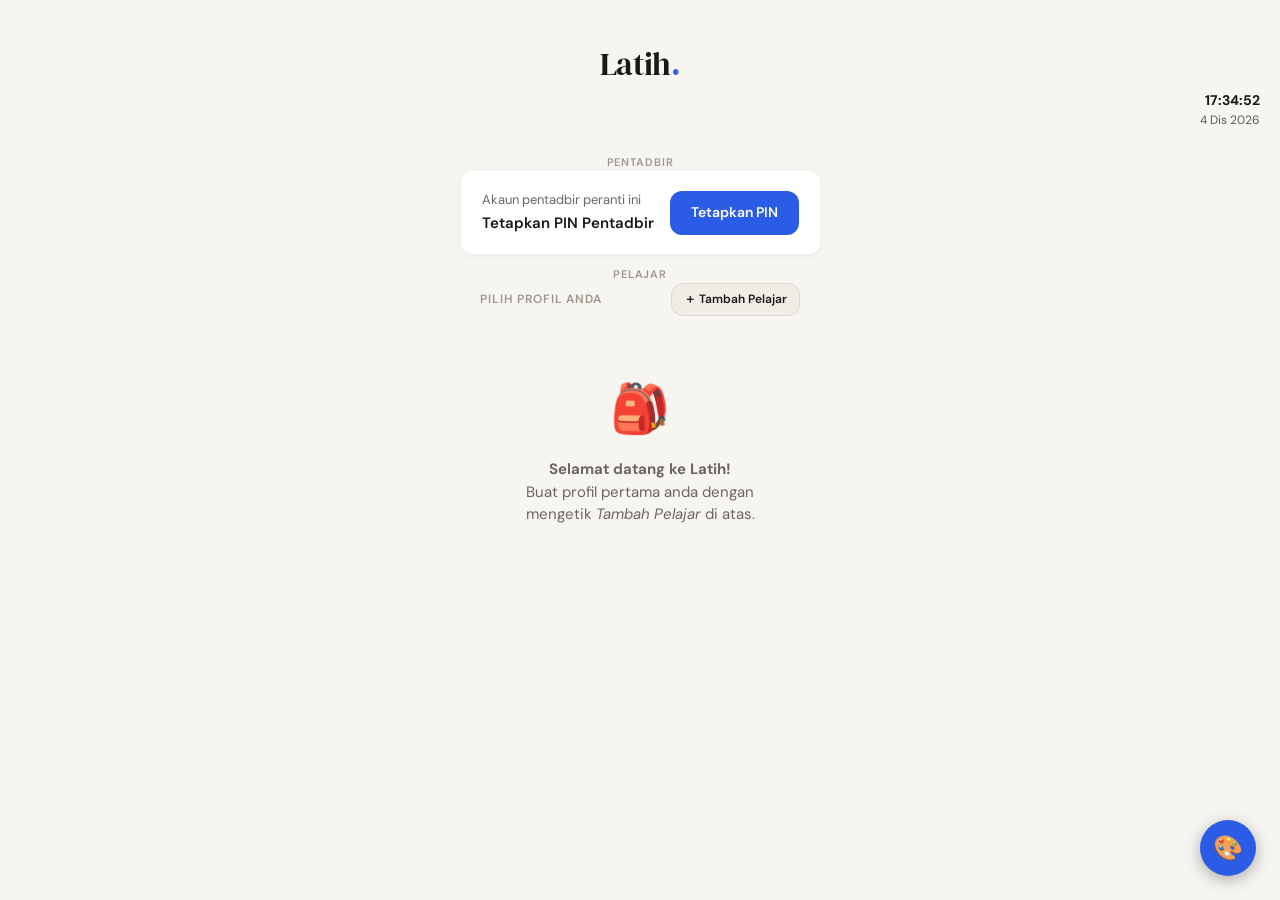
<file: index.html>
<!DOCTYPE html>
<html lang="ms">

<head>
  <meta charset="UTF-8">
  <meta name="viewport" content="width=device-width, initial-scale=1, maximum-scale=1">
  <title>Latih — Log Masuk</title>
  <meta name="description" content="Latih — aplikasi latihan sekolah rendah Malaysia untuk murid Tahun 1 hingga 6.">
  <link rel="stylesheet" href="assets/css/bootstrap.min.css">
  <link rel="stylesheet" href="assets/css/latih.css?v=2">
  <link rel="stylesheet" href="assets/css/themes.css">
  <style>
    /* ── Index-specific additions ────────────────────────── */
    .admin-card {
      background: var(--surface);
      backdrop-filter: blur(12px);
      border: 1px solid rgba(255, 255, 255, 0.3);
      border-radius: var(--radius);
      padding: 18px 20px;
      display: flex;
      align-items: center;
      justify-content: space-between;
      gap: 16px;
      flex-wrap: wrap;
      box-shadow: var(--shadow);
      transition: all var(--transition);
    }

    .admin-card:hover {
      transform: translateY(-2px);
      box-shadow: var(--shadow-md);
      border-color: var(--accent);
    }

    .admin-card-label {
      font-size: 13px;
      color: var(--text2);
      margin-bottom: 2px;
    }

    .admin-card-title {
      font-weight: 600;
      font-size: 15px;
      color: var(--text);
    }
  </style>
</head>

<body class="login-page">

  <!-- ── Header ─────────────────────────────────────────── -->
  <header class="login-header">
    <div class="latih-logo">Latih<span>.</span></div>
    <div class="app-clock"
      style="font-family:'DM Sans',sans-serif;font-size:12px;display:flex;flex-direction:column;align-items:flex-end;">
      <span class="live-clock-time" style="font-weight:700;font-size:14px;">00:00:00</span>
      <span class="live-clock-date" style="opacity:0.7;">1 Jan 2026</span>
    </div>
  </header>

  <!-- ── Admin section ──────────────────────────────────── -->
  <div class="login-divider" style="max-width:540px;margin:0 auto;padding:0 16px;">
    <span class="login-divider-label">Pentadbir</span>
  </div>

  <div style="max-width:540px;margin:0 auto;padding:0 16px 12px;">
    <div class="admin-card">
      <div>
        <div class="admin-card-label">Akaun pentadbir peranti ini</div>
        <div class="admin-card-title" id="adminCardTitle">Masuk sebagai Pentadbir</div>
      </div>
      <button class="btn-latih btn-primary" id="adminBtn" onclick="openAdminModal()">Masuk</button>
    </div>
  </div>

  <!-- ── Student section ────────────────────────────────── -->
  <div class="login-divider" style="max-width:820px;margin:0 auto;padding:0 16px;">
    <span class="login-divider-label">Pelajar</span>
  </div>

  <div style="max-width:820px;margin:0 auto;padding:0 16px 48px;flex:1;">

    <div class="student-section-header">
      <span class="section-title">Pilih profil anda</span>
      <button class="btn-latih btn-secondary btn-sm" id="addStudentToggleBtn" onclick="toggleAddForm()">
        ＋ Tambah Pelajar
      </button>
    </div>

    <!-- Add student form -->
    <div class="add-student-form glass-panel" id="addStudentForm" style="display:none;">
      <h2 style="font-size:1rem;font-weight:600;margin-bottom:16px;font-family:'DM Sans',sans-serif;">Profil Pelajar
        Baru</h2>
      <div class="form-latih">
        <div class="form-group">
          <label class="form-label" for="studentName">Nama Penuh</label>
          <input type="text" id="studentName" class="form-control-latih" placeholder="Contoh: Ahmad Faris"
            autocomplete="off">
        </div>
        <div class="form-group">
          <label class="form-label" for="studentSchool">Sekolah</label>
          <input type="text" id="studentSchool" class="form-control-latih" placeholder="Nama sekolah"
            autocomplete="off">
        </div>
        <div class="form-group">
          <label class="form-label" for="studentYear">Tahun</label>
          <select id="studentYear" class="form-control-latih">
            <option value="">— Pilih Tahun —</option>
            <option value="1">Tahun 1</option>
            <option value="2">Tahun 2</option>
            <option value="3">Tahun 3</option>
            <option value="4">Tahun 4</option>
            <option value="5">Tahun 5</option>
            <option value="6">Tahun 6</option>
          </select>
        </div>
        <div class="form-group">
          <label class="form-label">Warna Avatar</label>
          <div class="colour-swatches" id="colourSwatches" style="margin-bottom:12px;"></div>

          <label class="form-label">Ikon Avatar (Sci-Fi)</label>
          <div class="avatar-picker" id="avatarPicker"
            style="display:flex;gap:8px;overflow-x:auto;padding-bottom:10px;"></div>
        </div>
        <div style="display:flex;gap:10px;padding-top:4px;">
          <button class="btn-latih btn-primary" style="flex:1;" onclick="saveNewStudent()">Simpan Profil</button>
          <button class="btn-latih btn-ghost" onclick="toggleAddForm()">Batal</button>
        </div>
      </div>
    </div>

    <!-- Student grid -->
    <div class="student-grid" id="studentGrid" style="margin-top:12px;"></div>

    <!-- Empty state -->
    <div class="onboarding-empty" id="onboardingEmpty" style="display:none;">
      <div class="onboarding-icon">🎒</div>
      <p><strong>Selamat datang ke Latih!</strong><br>Buat profil pertama anda dengan mengetik <em>Tambah Pelajar</em>
        di atas.</p>
    </div>

  </div>

  <!-- ── PIN Modal ───────────────────────────────────────── -->
  <div class="modal-overlay" id="pinModal" onclick="handleModalBackdrop(event)">
    <div class="modal-box">
      <h2 class="modal-title" id="pinModalTitle">Masuk sebagai Pentadbir</h2>
      <p class="modal-subtitle" id="pinModalSubtitle">Masukkan PIN 4 digit anda.</p>

      <div class="pin-row">
        <input class="pin-digit" type="password" inputmode="numeric" maxlength="1" id="p0" oninput="pinInput(0)"
          onkeydown="pinKeydown(event,0)">
        <input class="pin-digit" type="password" inputmode="numeric" maxlength="1" id="p1" oninput="pinInput(1)"
          onkeydown="pinKeydown(event,1)">
        <input class="pin-digit" type="password" inputmode="numeric" maxlength="1" id="p2" oninput="pinInput(2)"
          onkeydown="pinKeydown(event,2)">
        <input class="pin-digit" type="password" inputmode="numeric" maxlength="1" id="p3" oninput="pinInput(3)"
          onkeydown="pinKeydown(event,3)">
      </div>

      <p id="pinError" style="font-size:13px;color:var(--red);text-align:center;margin-top:10px;min-height:18px;"></p>

      <div style="display:flex;gap:10px;margin-top:18px;">
        <button class="btn-latih btn-primary" style="flex:1;" id="pinSubmitBtn" onclick="submitPin()">Masuk</button>
        <button class="btn-latih btn-ghost" onclick="closeModal('pinModal')">Batal</button>
      </div>
    </div>
  </div>

  <!-- ── Confirm Delete Modal ────────────────────────────── -->
  <div class="modal-overlay" id="deleteModal" onclick="handleModalBackdrop(event)">
    <div class="modal-box">
      <h2 class="modal-title">Padam Profil?</h2>
      <p class="modal-subtitle" id="deleteModalMsg">Adakah anda pasti untuk memadam profil ini?</p>
      <div style="display:flex;gap:10px;margin-top:20px;">
        <button class="btn-latih btn-danger" style="flex:1;" onclick="confirmDelete()">Padam</button>
        <button class="btn-latih btn-ghost" onclick="closeModal('deleteModal')">Batal</button>
      </div>
    </div>
  </div>

  <!-- Floating Theme Button -->
  <button id="themeFab" class="theme-fab" onclick="Theme.cycle()" aria-label="Tukar Tema">
    <span class="fab-icon">🎨</span>
  </button>

  <script src="assets/js/latih.js"></script>
  <script src="modules/auth.js"></script>
  <script src="assets/js/bootstrap.bundle.min.js"></script>
  <script>
    /* ══════════════════════════════════════════════
       Helpers (Local overrides if needed)
    ══════════════════════════════════════════════ */
    function escHtml(s) {
      return String(s).replace(/&/g, '&amp;').replace(/</g, '&lt;').replace(/>/g, '&gt;').replace(/"/g, '&quot;');
    }
    function getInitials(name) {
      return name.trim().split(/\s+/).map(w => w[0]).join('').toUpperCase().slice(0, 2);
    }

    /* ══════════════════════════════════════════════
       Avatar colour palette
    ══════════════════════════════════════════════ */
    const AVATAR_COLOURS = [
      '#2B5CE6', '#7C3AED', '#DB2777', '#DC2626',
      '#EA580C', '#D97706', '#16A34A', '#0891B2',
      '#6D28D9', '#059669', '#0284C7', '#9333EA'
    ];
    let selectedColour = AVATAR_COLOURS[0];

    const SCIFI_AVATARS = [
      'robot_blue.png', 'space_cat.png', 'astro_boy.png',
      'astro_girl.png', 'holo_ai.png', 'alien_green.png'
    ];
    let selectedAvatarImg = '';

    function initSwatches() {
      // Colour swatches...
      const container = document.getElementById('colourSwatches');
      AVATAR_COLOURS.forEach((c, i) => {
        const sw = document.createElement('button');
        sw.className = 'colour-swatch' + (i === 0 ? ' selected' : '');
        sw.style.background = c;
        sw.onclick = () => {
          document.querySelectorAll('.colour-swatch').forEach(s => s.classList.remove('selected'));
          sw.classList.add('selected');
          selectedColour = c;
          selectedAvatarImg = ''; // Clear image if picking colour
          document.querySelectorAll('.avatar-choice').forEach(a => a.classList.remove('selected'));
          Sound.tap();
        };
        container.appendChild(sw);
      });

      // Avatar images
      const imgContainer = document.getElementById('avatarPicker');
      SCIFI_AVATARS.forEach(img => {
        const div = document.createElement('div');
        div.className = 'avatar-choice';
        div.style.cssText = `width:44px;height:44px;border-radius:10px;cursor:pointer;border:2px solid transparent;background:var(--surface2);padding:2px;`;
        div.innerHTML = `<img src="assets/img/avatars/${img}" style="width:100%;height:100%;object-fit:cover;border-radius:8px;">`;
        div.onclick = () => {
          document.querySelectorAll('.avatar-choice').forEach(a => a.classList.remove('selected'));
          document.querySelectorAll('.colour-swatch').forEach(s => s.classList.remove('selected'));
          div.style.borderColor = 'var(--accent)';
          selectedAvatarImg = img;
          selectedColour = ''; // Clear colour if picking image
          Sound.tap();
        };
        imgContainer.appendChild(div);
      });
    }

    /* ══════════════════════════════════════════════
       Render students
    ══════════════════════════════════════════════ */
    function renderStudents() {
      const grid = document.getElementById('studentGrid');
      const empty = document.getElementById('onboardingEmpty');
      const users = Store.get('users') || {};
      const keys = Object.keys(users);

      grid.innerHTML = '';

      if (keys.length === 0) {
        empty.style.display = 'block';
        return;
      }
      empty.style.display = 'none';

      keys.forEach(id => {
        const u = users[id];
        const avatarContent = u.avatar_img
          ? `<img src="assets/img/avatars/${escHtml(u.avatar_img)}" style="width:100%;height:100%;object-fit:cover;border-radius:50%;">`
          : escHtml(getInitials(u.name));

        const card = document.createElement('div');
        card.className = 'student-card';
        card.setAttribute('role', 'button');
        card.setAttribute('tabindex', '0');
        card.setAttribute('aria-label', `Log masuk sebagai ${u.name}`);
        card.innerHTML = `
          <div class="avatar" style="background:${u.avatar_img ? 'transparent' : escHtml(u.avatar_color)};">${avatarContent}</div>
          <div class="student-name">${escHtml(u.name)}</div>
          <div class="student-meta">Tahun ${escHtml(String(u.year))}</div>
          <button class="btn-latih btn-danger btn-sm" style="margin-top:4px;"
            onclick="event.stopPropagation();promptDelete('${escHtml(id)}','${escHtml(u.name).replace(/'/g, "\\'")}')"
            type="button">Padam</button>
        `;
        card.addEventListener('click', () => loginStudent(id));
        card.addEventListener('keydown', e => { if (e.key === 'Enter' || e.key === ' ') loginStudent(id); });
        grid.appendChild(card);
      });
    }

    /* ══════════════════════════════════════════════
       Student login
    ══════════════════════════════════════════════ */
    function loginStudent(id) {
      try {
        Sound.tap();
        Auth.loginStudent(id);
        location.href = 'app/index.html';
      } catch (e) { console.error('Login error:', e); }
    }

    /* ══════════════════════════════════════════════
       Add student form
    ══════════════════════════════════════════════ */
    let addFormOpen = false;

    function toggleAddForm() {
      try {
        Sound.tap();
        addFormOpen = !addFormOpen;
        const form = document.getElementById('addStudentForm');
        const btn = document.getElementById('addStudentToggleBtn');
        form.style.display = addFormOpen ? 'block' : 'none';
        btn.textContent = addFormOpen ? '✕ Tutup' : '＋ Tambah Pelajar';
        if (addFormOpen) {
          resetAddForm();
          document.getElementById('studentName').focus();
        }
      } catch (e) { console.error('Toggle form error:', e); }
    }

    function resetAddForm() {
      document.getElementById('studentName').value = '';
      document.getElementById('studentSchool').value = '';
      document.getElementById('studentYear').value = '';
      selectedColour = AVATAR_COLOURS[0];
      selectedAvatarImg = '';
      document.querySelectorAll('.colour-swatch').forEach((s, i) =>
        s.classList.toggle('selected', i === 0));
      document.querySelectorAll('.avatar-choice').forEach(a => a.classList.remove('selected'));
    }

    function saveNewStudent() {
      try {
        Sound.tap();
        const name = document.getElementById('studentName').value.trim();
        const school = document.getElementById('studentSchool').value.trim();
        const year = document.getElementById('studentYear').value;

        if (!name) { toast('Sila masukkan nama pelajar.', 'error'); return; }
        if (!school) { toast('Sila masukkan nama sekolah.', 'error'); return; }
        if (!year) { toast('Sila pilih tahun pelajaran.', 'error'); return; }

        const users = Store.get('users') || {};
        const id = 'user_' + Date.now();
        users[id] = { id, name, school, year: parseInt(year), avatar_color: selectedColour, avatar_img: selectedAvatarImg, created: new Date().toISOString() };
        Store.set('users', users);
        Sound.save();
        toast(`Profil ${name} disimpan!`, 'success');
        toggleAddForm();
        renderStudents();
      } catch (e) { console.error('Save student error:', e); toast('Gagal menyimpan profil.', 'error'); }
    }

    /* ══════════════════════════════════════════════
       Delete student
    ══════════════════════════════════════════════ */
    let _deleteTargetId = null;

    function promptDelete(id, name) {
      Sound.tap();
      _deleteTargetId = id;
      document.getElementById('deleteModalMsg').textContent =
        `Adakah anda pasti untuk memadam profil "${name}"? Semua rekod gred akan turut dipadam.`;
      openModal('deleteModal');
    }

    function confirmDelete() {
      try {
        if (!_deleteTargetId) return;
        const users = Store.get('users') || {};
        delete users[_deleteTargetId];
        Store.set('users', users);
        ['grades_', 'kanban_', 'memos_', 'reminders_', 'timetable_'].forEach(prefix =>
          Store.del(prefix + _deleteTargetId));
        _deleteTargetId = null;
        closeModal('deleteModal');
        toast('Profil dipadam.', 'info');
        renderStudents();
      } catch (e) { console.error('Delete error:', e); }
    }

    /* ══════════════════════════════════════════════
       Admin PIN
    ══════════════════════════════════════════════ */
    let pinMode = 'login'; // 'login' | 'setup' | 'setup2'
    let _setupPin = '';

    function hashPin(pin) { return btoa(pin + 'latih_salt_2026'); }

    function getPinValue() {
      return ['p0', 'p1', 'p2', 'p3'].map(id => document.getElementById(id).value).join('');
    }

    function clearPinInputs() {
      ['p0', 'p1', 'p2', 'p3'].forEach(id => { document.getElementById(id).value = ''; });
    }

    function openAdminModal() {
      try {
        Sound.tap();
        clearPinInputs();
        document.getElementById('pinError').textContent = '';

        const stored = Store.get('admin_pin');
        if (!stored) {
          pinMode = 'setup';
          document.getElementById('pinModalTitle').textContent = 'Tetapkan PIN Pentadbir';
          document.getElementById('pinModalSubtitle').textContent = 'Cipta PIN 4 digit untuk akaun pentadbir.';
          document.getElementById('pinSubmitBtn').textContent = 'Teruskan';
        } else {
          pinMode = 'login';
          document.getElementById('pinModalTitle').textContent = 'Masuk sebagai Pentadbir';
          document.getElementById('pinModalSubtitle').textContent = 'Masukkan PIN 4 digit anda.';
          document.getElementById('pinSubmitBtn').textContent = 'Masuk';
        }
        openModal('pinModal');
        setTimeout(() => document.getElementById('p0').focus(), 120);
      } catch (e) { console.error('Open admin error:', e); }
    }

    function pinInput(idx) {
      const el = document.getElementById('p' + idx);
      el.value = el.value.replace(/\D/g, '').slice(-1);
      if (el.value && idx < 3) document.getElementById('p' + (idx + 1)).focus();
    }

    function pinKeydown(e, idx) {
      if (e.key === 'Backspace' && !document.getElementById('p' + idx).value && idx > 0) {
        document.getElementById('p' + (idx - 1)).focus();
      }
      if (e.key === 'Enter') submitPin();
    }

    function submitPin() {
      try {
        Sound.tap();
        const pin = getPinValue();
        if (pin.length < 4) {
          document.getElementById('pinError').textContent = 'Sila masukkan 4 digit.';
          return;
        }
        document.getElementById('pinError').textContent = '';

        if (pinMode === 'login') {
          if (hashPin(pin) === Store.get('admin_pin')) {
            Sound.save();
            Auth.loginAdmin();
            location.href = 'admin/index.html';
          } else {
            Sound.wrong();
            document.getElementById('pinError').textContent = 'PIN salah. Cuba lagi.';
            clearPinInputs();
            document.getElementById('p0').focus();
          }

        } else if (pinMode === 'setup') {
          _setupPin = pin;
          pinMode = 'setup2';
          document.getElementById('pinModalTitle').textContent = 'Sahkan PIN Anda';
          document.getElementById('pinModalSubtitle').textContent = 'Masukkan semula PIN untuk pengesahan.';
          document.getElementById('pinSubmitBtn').textContent = 'Simpan PIN';
          clearPinInputs();
          document.getElementById('p0').focus();

        } else if (pinMode === 'setup2') {
          if (pin !== _setupPin) {
            Sound.wrong();
            document.getElementById('pinError').textContent = 'PIN tidak sepadan. Cuba lagi.';
            clearPinInputs();
            document.getElementById('p0').focus();
            return;
          }
          Auth.savePin(pin);
          Sound.save();
          toast('PIN berjaya ditetapkan!', 'success');
          closeModal('pinModal');
          Auth.loginAdmin();
          location.href = 'admin/index.html';
        }
      } catch (e) { console.error('Submit PIN error:', e); }
    }

    /* ══════════════════════════════════════════════
       Modal helpers
    ══════════════════════════════════════════════ */
    function openModal(id) { document.getElementById(id).classList.add('visible'); }
    function closeModal(id) { document.getElementById(id).classList.remove('visible'); }
    function handleModalBackdrop(e) { if (e.target === e.currentTarget) closeModal(e.currentTarget.id); }

    document.addEventListener('keydown', e => {
      if (e.key === 'Escape')
        ['pinModal', 'deleteModal'].forEach(id => closeModal(id));
    });

    /* ═════════════════════
       Init
    ══════════════════════ */
    (function init() {
      try {
        if (!Store.get('admin_pin')) {
          const cardTitle = document.getElementById('adminCardTitle');
          const adminBtn = document.getElementById('adminBtn');
          if (cardTitle) cardTitle.textContent = 'Tetapkan PIN Pentadbir';
          if (adminBtn) adminBtn.textContent = 'Tetapkan PIN';
        }
        initSwatches();
        renderStudents();
      } catch (e) { console.error('Init error:', e); }
    })();
  </script>
</body>

</html>
</file>
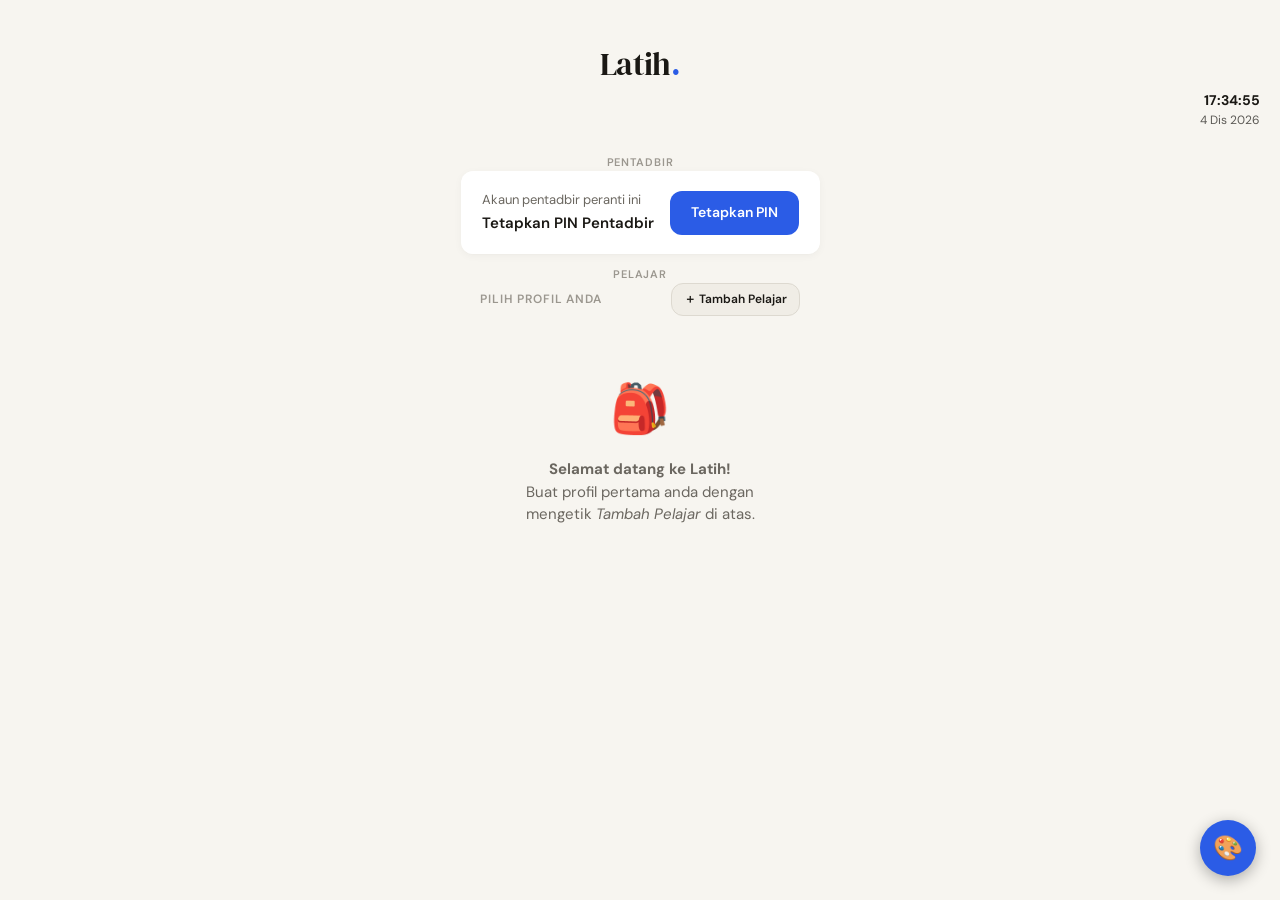
<file: admin/index.html>
<!DOCTYPE html>
<html lang="ms">
<head>
  <meta charset="UTF-8">
  <meta name="viewport" content="width=device-width, initial-scale=1">
  <title>Latih — Pentadbir</title>
  <meta name="description" content="Latih Admin Panel — pengurusan kertas soalan, pelajar dan laporan.">
  <link rel="stylesheet" href="../assets/css/bootstrap.min.css">
  <link rel="stylesheet" href="../assets/css/latih.css?v=2">
  <link rel="stylesheet" href="../assets/css/themes.css">
  <style>
    /* ── Admin-specific styles ──────────────────────────── */

    /* Content area sections */
    .admin-section { display: none; animation: fadeIn 0.15s ease; }
    .admin-section.active { display: block; }

    /* Page heading row */
    .page-heading {
      display: flex;
      align-items: center;
      justify-content: space-between;
      margin-bottom: 20px;
      flex-wrap: wrap;
      gap: 12px;
    }
    .page-heading h1 {
      font-family: 'DM Serif Display', serif;
      font-size: 1.5rem;
      color: var(--text);
    }

    /* Stats strip */
    .stats-strip {
      display: grid;
      grid-template-columns: repeat(auto-fit, minmax(140px, 1fr));
      gap: 12px;
      margin-bottom: 24px;
    }
    .stat-card-premium {
      background: var(--surface);
      border: 1px solid var(--border);
      border-radius: var(--radius);
      padding: 14px 16px;
      box-shadow: var(--shadow);
    }
    .stat-value {
      font-family: 'DM Serif Display', serif;
      font-size: 1.8rem;
      color: var(--accent);
      line-height: 1;
    }
    .stat-label {
      font-size: 12px;
      color: var(--text3);
      margin-top: 4px;
    }

    /* Student table wrapper */
    .table-wrap {
      background: var(--surface);
      border: 1px solid var(--border);
      border-radius: var(--radius);
      box-shadow: var(--shadow);
      overflow-x: auto; /* horizontal scroll on narrow screens */
      -webkit-overflow-scrolling: touch;
    }

    /* Filter row */
    .filter-row {
      display: flex;
      align-items: center;
      gap: 10px;
      flex-wrap: wrap;
      margin-bottom: 16px;
    }

    /* Edit student inline row */
    .edit-row td {
      background: var(--accent-soft);
      padding: 12px 14px !important;
    }
    .edit-row input, .edit-row select {
      width: 100%;
      padding: 7px 10px;
      border: 1.5px solid var(--border);
      border-radius: 7px;
      font-family: 'DM Sans', sans-serif;
      font-size: 13px;
      background: var(--surface);
      color: var(--text);
      outline: none;
    }
    .edit-row input:focus, .edit-row select:focus { border-color: var(--accent); }

    /* PIN form */
    .settings-card {
      background: var(--surface);
      border: 1px solid var(--border);
      border-radius: var(--radius);
      padding: 22px;
      box-shadow: var(--shadow);
      max-width: 440px;
    }
    .settings-card + .settings-card { margin-top: 16px; }

    /* Danger zone */
    .danger-zone {
      background: var(--red-soft);
      border: 1px solid rgba(192,57,43,0.2);
      border-radius: var(--radius);
      padding: 22px;
      max-width: 440px;
    }

    /* Grade table colours */
    tr.grade-A  td:last-child { color: var(--green); font-weight: 600; }
    tr.grade-B  td:last-child { color: var(--green); font-weight: 600; }
    tr.grade-C  td:last-child { color: var(--amber); font-weight: 600; }
    tr.grade-D  td:last-child { color: var(--amber); font-weight: 600; }
    tr.grade-E  td:last-child { color: var(--red);   font-weight: 600; }

    /* Action buttons in table cell */
    .row-actions {
      display: flex;
      gap: 5px;
      justify-content: flex-end;
      flex-wrap: wrap;
      min-width: 160px;
    }

    /* Topbar: hide text logout on mobile (sidebar has one) */
    @media (max-width: 768px) {
      .topbar-logout-text { display: none; }
      .topbar-logout-icon { display: flex; }

      /* Filter row: stack selects full-width */
      .filter-row { flex-direction: column; align-items: stretch; }
      .filter-row select,
      .filter-row .form-control-latih {
        width: 100% !important;
        min-width: unset !important;
      }
      .filter-row label { display: none; }

      /* Settings and danger cards: fill width */
      .settings-card,
      .danger-zone { max-width: 100%; }

      /* Table: min-width so it scrolls rather than wraps badly */
      #studentTable  { min-width: 560px; }
      #laporanTable  { min-width: 640px; }

      /* Page content padding tighter on mobile */
      .page-content { padding: 14px; }

      /* Stat cards: 2 columns on mobile */
      .stats-strip { grid-template-columns: repeat(2, 1fr); }
    }

    @media (max-width: 480px) {
      .page-content { padding: 10px; }
      .page-heading h1 { font-size: 1.3rem; }
    }
  </style>
</head>
<body>

<div class="app-shell">

  <!-- ══════════════════════════════════════════════════════
       Sidebar
  ══════════════════════════════════════════════════════ -->
  <aside class="sidebar" id="sidebar">
    <div class="sidebar-logo">
      <div class="latih-logo" style="font-size:1.5rem;">Latih<span>.</span></div>
      <div style="font-size:11px;color:var(--text3);margin-top:3px;">Panel Pentadbir</div>
    </div>

    <nav class="sidebar-nav" role="navigation">
      <div class="sidebar-item active" id="nav-soalan" onclick="switchSection('soalan')" role="button" tabindex="0">
        <span class="sidebar-icon">📄</span> Soalan
      </div>
      <div class="sidebar-item" id="nav-pelajar" onclick="switchSection('pelajar')" role="button" tabindex="0">
        <span class="sidebar-icon">👥</span> Pelajar
      </div>
      <div class="sidebar-item" id="nav-laporan" onclick="switchSection('laporan')" role="button" tabindex="0">
        <span class="sidebar-icon">📊</span> Laporan
      </div>
      <div class="sidebar-item" id="nav-tetapan" onclick="switchSection('tetapan')" role="button" tabindex="0">
        <span class="sidebar-icon">⚙️</span> Tetapan
      </div>
    </nav>

    <div style="padding:16px;border-top:1px solid var(--border);">
      <button class="btn-latih btn-ghost" style="width:100%;justify-content:flex-start;gap:8px;"
        onclick="confirmLogout()">
        <span>↩</span> Log Keluar
      </button>
    </div>
  </aside>

  <!-- Sidebar backdrop (mobile) -->
  <div class="sidebar-backdrop" id="sidebarBackdrop" onclick="closeSidebar()"></div>

  <!-- ══════════════════════════════════════════════════════
       Main content
  ══════════════════════════════════════════════════════ -->
  <div class="main-content">

    <!-- Topbar -->
    <header class="topbar">
      <button class="hamburger-btn" onclick="openSidebar()" aria-label="Buka menu">
        ☰
      </button>
      <div style="font-weight:600;font-size:14px;color:var(--text2);flex:1;" id="topbarTitle">Soalan</div>
      <div class="app-clock" style="text-align:right;margin-right:16px;">
        <div class="live-clock-time" style="font-weight:700;font-size:14px;color:var(--text);">00:00:00</div>
        <div class="live-clock-date" style="font-size:11px;color:var(--text3);">1 Jan 2026</div>
      </div>
      <button class="btn-latih btn-ghost btn-sm topbar-logout-text" onclick="confirmLogout()">Log Keluar</button>
      <button class="btn-icon topbar-logout-icon" onclick="confirmLogout()" aria-label="Log Keluar" style="display:none;">↩</button>

    </header>

    <!-- Page content -->
    <main class="page-content">

      <!-- ─────────────────────────────────────────────────
           SOALAN SECTION
      ───────────────────────────────────────────────── -->
      <section class="admin-section active" id="section-soalan">
        <div class="page-heading">
          <h1>Soalan</h1>
        </div>
        <div id="paperEditorMount"></div>
      </section>

      <!-- ─────────────────────────────────────────────────
           PELAJAR SECTION
      ───────────────────────────────────────────────── -->
      <section class="admin-section" id="section-pelajar">
        <div class="page-heading">
          <h1>Pelajar</h1>
          <button class="btn-latih btn-primary btn-sm" onclick="openAddStudentModal()">
            ＋ Tambah Pelajar
          </button>
        </div>

        <!-- Stats -->
        <div class="stats-strip" id="studentStats"></div>

        <!-- Table -->
        <div class="table-wrap" id="studentTableWrap">
          <table class="table-latih" id="studentTable">
            <thead>
              <tr>
                <th>Pelajar</th>
                <th>Sekolah</th>
                <th>Tahun</th>
                <th>Kertas Dibuat</th>
                <th>Purata Markah</th>
                <th></th>
              </tr>
            </thead>
            <tbody id="studentTbody"></tbody>
          </table>
        </div>
      </section>

      <!-- ─────────────────────────────────────────────────
           LAPORAN SECTION
      ───────────────────────────────────────────────── -->
      <section class="admin-section" id="section-laporan">
        <div class="page-heading">
          <h1>Laporan Gred</h1>
          <button class="btn-latih btn-secondary btn-sm" onclick="renderLaporan()">↻ Muat Semula</button>
        </div>

        <!-- Summary cards -->
        <div class="stats-strip" id="laporanStats"></div>

        <!-- Filters -->
        <div class="filter-row">
          <label class="form-label" style="margin:0;">Tapis:</label>
          <select class="form-control-latih" id="filterSubject" style="width:auto;min-width:160px;min-height:36px;"
            onchange="renderLaporan()">
            <option value="">Semua Mata Pelajaran</option>
            <option>BM</option>
            <option>BI</option>
            <option>Matematik</option>
            <option>Sains</option>
            <option>Sejarah</option>
            <option>Pendidikan Islam</option>
            <option>Pendidikan Moral</option>
          </select>
          <select class="form-control-latih" id="filterStudent" style="width:auto;min-width:160px;min-height:36px;"
            onchange="renderLaporan()">
            <option value="">Semua Pelajar</option>
          </select>
        </div>

        <div class="table-wrap">
          <table class="table-latih" id="laporanTable">
            <thead>
              <tr>
                <th>Pelajar</th>
                <th>Kertas</th>
                <th>Mata Pelajaran</th>
                <th>Tarikh</th>
                <th>Markah</th>
                <th>%</th>
                <th>Gred</th>
              </tr>
            </thead>
            <tbody id="laporanTbody"></tbody>
          </table>
        </div>
      </section>

      <!-- ─────────────────────────────────────────────────
           TETAPAN SECTION
      ───────────────────────────────────────────────── -->
      <section class="admin-section" id="section-tetapan">
        <div class="page-heading">
          <h1>Tetapan</h1>
        </div>

        <!-- Multi-Theme Selection -->
        <div class="settings-card">
          <h2 style="font-size:1rem;font-weight:600;margin-bottom:14px;">Tema Paparan</h2>
          <div class="form-latih">
            <div class="form-group">
              <label class="form-label" for="themeSelect">Pilih Tema</label>
              <select id="themeSelect" class="form-control-latih" onchange="Theme.apply(this.value)">
                <option value="minimal">Minimalist (Default)</option>
                <option value="scifi">Sci-Fi Academy</option>
                <option value="lcar">LCAR (Star Trek)</option>
                <option value="ascii">Retro ASCII</option>
              </select>
              <p style="font-size:12px;color:var(--text3);margin-top:8px;">
                Tukar rupa antaramuka mengikut citarasa anda.
              </p>
            </div>
          </div>
        </div>

        <!-- Change PIN -->
        <div class="settings-card">
          <h2 style="font-size:1rem;font-weight:600;margin-bottom:14px;">Tukar PIN Pentadbir</h2>
          <div class="form-latih">
            <div class="form-group">
              <label class="form-label" for="pinCurrent">PIN Semasa</label>
              <input type="password" id="pinCurrent" class="form-control-latih"
                inputmode="numeric" maxlength="4" placeholder="••••" autocomplete="current-password">
            </div>
            <div class="form-group">
              <label class="form-label" for="pinNew">PIN Baru</label>
              <input type="password" id="pinNew" class="form-control-latih"
                inputmode="numeric" maxlength="4" placeholder="••••" autocomplete="new-password">
            </div>
            <div class="form-group">
              <label class="form-label" for="pinConfirm">Sahkan PIN Baru</label>
              <input type="password" id="pinConfirm" class="form-control-latih"
                inputmode="numeric" maxlength="4" placeholder="••••" autocomplete="new-password">
            </div>
            <button class="btn-latih btn-primary" onclick="changePin()" style="align-self:flex-start;">
              Simpan PIN
            </button>
          </div>
        </div>

        <!-- Danger zone -->
        <div class="danger-zone" style="margin-top:20px;">
          <h2 style="font-size:1rem;font-weight:600;color:var(--red);margin-bottom:6px;">Zon Berbahaya</h2>
          <p style="font-size:13px;color:var(--text2);margin-bottom:14px;">
            Padam semua data Latih daripada peranti ini. Tindakan ini tidak boleh dibatalkan.
          </p>
          <button class="btn-latih btn-danger" onclick="promptClearAll()">Padam Semua Data</button>
        </div>
      </section>

    </main>
  </div><!-- /main-content -->
</div><!-- /app-shell -->

<!-- ══════════════════════════════════════════════════════
     MODAL: Add / Edit Student
══════════════════════════════════════════════════════ -->
<div class="modal-overlay" id="studentModal" onclick="handleModalBackdrop(event)">
  <div class="modal-box">
    <h2 class="modal-title" id="studentModalTitle">Tambah Pelajar</h2>
    <p class="modal-subtitle" id="studentModalSubtitle">Isi maklumat profil pelajar.</p>
    <div class="form-latih">
      <input type="hidden" id="editUserId">
      <div class="form-group">
        <label class="form-label" for="editName">Nama Penuh</label>
        <input type="text" id="editName" class="form-control-latih" placeholder="Nama pelajar" autocomplete="off">
      </div>
      <div class="form-group">
        <label class="form-label" for="editSchool">Sekolah</label>
        <input type="text" id="editSchool" class="form-control-latih" placeholder="Nama sekolah" autocomplete="off">
      </div>
      <div class="form-group">
        <label class="form-label" for="editYear">Tahun</label>
        <select id="editYear" class="form-control-latih">
          <option value="">— Pilih —</option>
          <option value="1">Tahun 1</option>
          <option value="2">Tahun 2</option>
          <option value="3">Tahun 3</option>
          <option value="4">Tahun 4</option>
          <option value="5">Tahun 5</option>
          <option value="6">Tahun 6</option>
        </select>
      </div>
      <div class="form-group">
        <label class="form-label">Warna Avatar</label>
        <div class="colour-swatches" id="editSwatches"></div>
      </div>
      <div style="display:flex;gap:10px;margin-top:4px;">
        <button class="btn-latih btn-primary" style="flex:1;" onclick="saveStudentModal()">Simpan</button>
        <button class="btn-latih btn-ghost" onclick="closeModal('studentModal')">Batal</button>
      </div>
    </div>
  </div>
</div>

<!-- ══════════════════════════════════════════════════════
     MODAL: Generic Confirm
══════════════════════════════════════════════════════ -->
<div class="modal-overlay" id="confirmModal" onclick="handleModalBackdrop(event)">
  <div class="modal-box">
    <h2 class="modal-title" id="confirmTitle">Pengesahan</h2>
    <p class="modal-subtitle" id="confirmMsg"></p>
    <div style="display:flex;gap:10px;margin-top:20px;">
      <button class="btn-latih btn-danger" style="flex:1;" id="confirmOkBtn" onclick="confirmOk()">Teruskan</button>
      <button class="btn-latih btn-ghost" onclick="closeModal('confirmModal')">Batal</button>
    </div>
  </div>
</div>

<!-- ══════════════════════════════════════════════════════
     SCRIPTS
══════════════════════════════════════════════════════ -->
<script src="../assets/js/bootstrap.bundle.min.js"></script>
<script src="../assets/js/marked.min.js"></script>
<script src="../assets/js/mermaid.min.js"></script>
<script src="../assets/js/chart.min.js"></script>
<script src="../assets/js/latih.js"></script>
<script src="../modules/auth.js"></script>
<script src="../modules/paper-editor.js"></script>

<script>
  /* ── Role guard — must be first ─────────────────────── */
  Store.requireRole('admin');

  /* ── Avatar colour palette ──────────────────────────── */
  const AVATAR_COLOURS = [
    '#2B5CE6','#7C3AED','#DB2777','#DC2626',
    '#EA580C','#D97706','#16A34A','#0891B2',
    '#6D28D9','#059669','#0284C7','#9333EA'
  ];
  let selectedEditColour = AVATAR_COLOURS[0];

  function initEditSwatches(currentColour) {
    const container = document.getElementById('editSwatches');
    container.innerHTML = '';
    AVATAR_COLOURS.forEach(c => {
      const sw = document.createElement('button');
      sw.className = 'colour-swatch' + (c === (currentColour || AVATAR_COLOURS[0]) ? ' selected' : '');
      sw.style.background = c;
      sw.type = 'button';
      sw.onclick = () => {
        container.querySelectorAll('.colour-swatch').forEach(s => s.classList.remove('selected'));
        sw.classList.add('selected');
        selectedEditColour = c;
        Sound.tap();
      };
      container.appendChild(sw);
    });
    selectedEditColour = currentColour || AVATAR_COLOURS[0];
  }

  /* ── Sidebar navigation ─────────────────────────────── */
  const SECTIONS = ['soalan','pelajar','laporan','tetapan'];

  function switchSection(name) {
    Sound.tap();
    SECTIONS.forEach(s => {
      document.getElementById('section-' + s).classList.toggle('active', s === name);
      document.getElementById('nav-' + s).classList.toggle('active', s === name);
    });
    document.getElementById('topbarTitle').textContent =
      name.charAt(0).toUpperCase() + name.slice(1);
    closeSidebar();

    // Lazy render data sections
    if (name === 'soalan') PaperEditor.init('paperEditorMount');
    if (name === 'pelajar') renderPelajar();
    if (name === 'laporan') renderLaporan();
  }

  /* Keyboard nav on sidebar items */
  document.querySelectorAll('.sidebar-item').forEach(item => {
    item.addEventListener('keydown', e => {
      if (e.key === 'Enter' || e.key === ' ') item.click();
    });
  });

  /* ── Mobile sidebar ─────────────────────────────────── */
  function openSidebar()  {
    document.getElementById('sidebar').classList.add('open');
    document.getElementById('sidebarBackdrop').classList.add('active');
  }
  function closeSidebar() {
    document.getElementById('sidebar').classList.remove('open');
    document.getElementById('sidebarBackdrop').classList.remove('active');
  }

  /* ── Logout ─────────────────────────────────────────── */
  function confirmLogout() {
    Sound.tap();
    showConfirm(
      'Log keluar?',
      'Adakah anda pasti untuk log keluar dari panel pentadbir?',
      () => Auth.logout()
    );
  }

  /* ══════════════════════════════════════════════════════
     PELAJAR SECTION
  ══════════════════════════════════════════════════════ */
  function renderPelajar() {
    const users  = Store.get('users') || {};
    const tbody  = document.getElementById('studentTbody');
    const stats  = document.getElementById('studentStats');
    const keys   = Object.keys(users);

    // Stats
    let totalPapers = 0;
    keys.forEach(id => {
      const g = Store.get('grades_' + id) || [];
      totalPapers += g.length;
    });
    stats.innerHTML = `
      <div class="stat-card-premium"><div class="stat-value">${keys.length}</div><div class="stat-label">Jumlah Pelajar</div></div>
      <div class="stat-card-premium"><div class="stat-value">${totalPapers}</div><div class="stat-label">Kertas Dibuat</div></div>`;

    // Populate student filter in Laporan
    const filterSel = document.getElementById('filterStudent');
    filterSel.innerHTML = '<option value="">Semua Pelajar</option>';
    keys.forEach(id => {
      const opt = document.createElement('option');
      opt.value = id;
      opt.textContent = users[id].name;
      filterSel.appendChild(opt);
    });

    // Table rows
    tbody.innerHTML = '';
    if (keys.length === 0) {
      tbody.innerHTML = `<tr><td colspan="6" style="text-align:center;color:var(--text3);padding:32px;">
        Tiada pelajar berdaftar lagi.</td></tr>`;
      return;
    }
    keys.forEach(id => {
      const u = users[id];
      const grades  = Store.get('grades_' + id) || [];
      const avgPct  = grades.length
        ? Math.round(grades.reduce((s, g) => s + g.pct, 0) / grades.length)
        : null;

      const tr = document.createElement('tr');
      tr.innerHTML = `
        <td>
          <div style="display:flex;align-items:center;gap:10px;">
            <div class="avatar avatar-sm" style="background:${u.avatar_img ? 'transparent' : escHtml(u.avatar_color)};">
              ${u.avatar_img 
                ? `<img src="../assets/img/avatars/${escHtml(u.avatar_img)}" style="width:100%;height:100%;object-fit:cover;border-radius:50%;">`
                : escHtml(getInitials(u.name))}
            </div>
            <span style="font-weight:500;">${escHtml(u.name)}</span>
          </div>
        </td>
        <td>${escHtml(u.school)}</td>
        <td>Tahun ${u.year}</td>
        <td>${grades.length}</td>
        <td>${avgPct !== null ? avgPct + '%' : '—'}</td>
        <td>
          <div style="display:flex;gap:6px;justify-content:flex-end;flex-wrap:wrap;">
            <button class="btn-latih btn-secondary btn-sm" onclick="openEditStudentModal('${escHtml(id)}')">Edit</button>
            <button class="btn-latih btn-danger btn-sm"    onclick="promptResetGrades('${escHtml(id)}','${escHtml(u.name).replace(/'/g,"\\'")}')"
              title="Padam rekod gred">Padam Gred</button>
            <button class="btn-latih btn-danger btn-sm"    onclick="promptDeleteStudent('${escHtml(id)}','${escHtml(u.name).replace(/'/g,"\\'")}')"
              title="Padam profil">Padam</button>
          </div>
        </td>`;
      tbody.appendChild(tr);
    });
  }

  /* Add student modal */
  function openAddStudentModal() {
    Sound.tap();
    document.getElementById('studentModalTitle').textContent    = 'Tambah Pelajar';
    document.getElementById('studentModalSubtitle').textContent = 'Isi maklumat profil pelajar baru.';
    document.getElementById('editUserId').value  = '';
    document.getElementById('editName').value    = '';
    document.getElementById('editSchool').value  = '';
    document.getElementById('editYear').value    = '';
    initEditSwatches(null);
    openModal('studentModal');
    setTimeout(() => document.getElementById('editName').focus(), 80);
  }

  /* Edit student modal */
  function openEditStudentModal(id) {
    Sound.tap();
    const users = Store.get('users') || {};
    const u = users[id];
    if (!u) return;
    document.getElementById('studentModalTitle').textContent    = 'Edit Pelajar';
    document.getElementById('studentModalSubtitle').textContent = `Mengedit profil ${u.name}.`;
    document.getElementById('editUserId').value  = id;
    document.getElementById('editName').value    = u.name;
    document.getElementById('editSchool').value  = u.school;
    document.getElementById('editYear').value    = String(u.year);
    initEditSwatches(u.avatar_color);
    openModal('studentModal');
  }

  function saveStudentModal() {
    Sound.tap();
    const id     = document.getElementById('editUserId').value;
    const name   = document.getElementById('editName').value.trim();
    const school = document.getElementById('editSchool').value.trim();
    const year   = document.getElementById('editYear').value;

    if (!name)   { toast('Sila masukkan nama pelajar.', 'error');  return; }
    if (!school) { toast('Sila masukkan nama sekolah.', 'error');  return; }
    if (!year)   { toast('Sila pilih tahun pelajaran.', 'error'); return; }

    const users = Store.get('users') || {};
    const newId = id || ('user_' + Date.now());
    users[newId] = {
      id: newId, name, school,
      year: parseInt(year),
      avatar_color: selectedEditColour,
      created: users[newId]?.created || new Date().toISOString()
    };
    Store.set('users', users);
    Sound.save();
    toast(id ? `${name} dikemas kini.` : `Profil ${name} disimpan!`, 'success');
    closeModal('studentModal');
    renderPelajar();
  }

  /* Reset grades */
  function promptResetGrades(id, name) {
    Sound.tap();
    showConfirm(
      'Padam Rekod Gred?',
      `Semua rekod gred ${name} akan dipadam. Profil pelajar tidak dipadam.`,
      () => {
        Store.del('grades_' + id);
        updateLeaderboard();
        toast(`Rekod gred ${name} dipadam.`, 'info');
        renderPelajar();
      }
    );
  }

  /* Delete student */
  function promptDeleteStudent(id, name) {
    Sound.tap();
    showConfirm(
      'Padam Pelajar?',
      `Profil and semua rekod ${name} akan dipadam. Tindakan ini tidak boleh dibatalkan.`,
      () => {
        const users = Store.get('users') || {};
        delete users[id];
        Store.set('users', users);
        ['grades_','kanban_','memos_','reminders_','timetable_'].forEach(p => Store.del(p + id));
        updateLeaderboard();
        toast(`Profil ${name} dipadam.`, 'info');
        renderPelajar();
      }
    );
  }

  /* ══════════════════════════════════════════════════════
     LAPORAN SECTION
  ══════════════════════════════════════════════════════ */
  function renderLaporan() {
    const subjectFilter = document.getElementById('filterSubject').value;
    const studentFilter = document.getElementById('filterStudent').value;
    const users  = Store.get('users') || {};
    const tbody  = document.getElementById('laporanTbody');
    const stats  = document.getElementById('laporanStats');

    // Collect all grade records
    let rows = [];
    for (const [id, user] of Object.entries(users)) {
      if (studentFilter && id !== studentFilter) continue;
      const grades = Store.get('grades_' + id) || [];
      grades.forEach(g => {
        if (subjectFilter && g.subject !== subjectFilter) return;
        const papers = Store.get('papers') || {};
        const paperTitle = papers[g.paper_id]?.title || g.paper_id || '—';
        rows.push({ userName: user.name, paperTitle, subject: g.subject,
                    date: g.date, score: g.score, max: g.max, pct: g.pct, grade: g.grade });
      });
    }

    // Sort newest first
    rows.sort((a, b) => new Date(b.date) - new Date(a.date));

    // Stats
    const totalPapers = rows.length;
    const avgPct      = rows.length ? Math.round(rows.reduce((s, r) => s + r.pct, 0) / rows.length) : 0;
    const topScorer   = (() => {
      const map = {};
      rows.forEach(r => {
        if (!map[r.userName]) map[r.userName] = { total: 0, count: 0 };
        map[r.userName].total += r.pct;
        map[r.userName].count++;
      });
      const sorted = Object.entries(map).sort((a, b) => (b[1].total/b[1].count) - (a[1].total/a[1].count));
      return sorted[0] ? sorted[0][0] : '—';
    })();

    stats.innerHTML = `
      <div class="stat-card-premium"><div class="stat-value">${totalPapers}</div><div class="stat-label">Jumlah Ujian</div></div>
      <div class="stat-card-premium"><div class="stat-value">${avgPct}%</div><div class="stat-label">Purata Kelas</div></div>
      <div class="stat-card-premium"><div class="stat-value" style="font-size:1.1rem;">${escHtml(topScorer)}</div><div class="stat-label">Pelajar Terbaik</div></div>`;

    // Table
    tbody.innerHTML = '';
    if (rows.length === 0) {
      tbody.innerHTML = `<tr><td colspan="7" style="text-align:center;color:var(--text3);padding:32px;">
        Tiada rekod gred dijumpai.</td></tr>`;
      return;
    }
    rows.forEach(r => {
      const gInfo  = getGrade(r.pct);
      const grKey  = 'grade-' + (gInfo.grade.replace('+',''));
      const dateStr = r.date ? r.date.slice(0,10) : '—';
      const tr = document.createElement('tr');
      tr.className = grKey;
      tr.innerHTML = `
        <td>${escHtml(r.userName)}</td>
        <td>${escHtml(r.paperTitle)}</td>
        <td><span class="badge-latih badge-accent">${escHtml(r.subject)}</span></td>
        <td>${dateStr}</td>
        <td>${r.score}/${r.max}</td>
        <td>${r.pct}%</td>
        <td>${gInfo.grade}</td>`;
      tbody.appendChild(tr);
    });
  }

  /* ══════════════════════════════════════════════════════
     TETAPAN SECTION
  ══════════════════════════════════════════════════════ */
  function changePin() {
    Sound.tap();
    const current  = document.getElementById('pinCurrent').value;
    const newPin   = document.getElementById('pinNew').value;
    const confirm  = document.getElementById('pinConfirm').value;

    if (!current || !newPin || !confirm) { toast('Sila isi semua medan PIN.', 'error'); return; }
    if (!/^\d{4}$/.test(current))        { toast('PIN mesti 4 digit angka.', 'error'); return; }
    if (!/^\d{4}$/.test(newPin))         { toast('PIN baru mesti 4 digit angka.', 'error'); return; }
    if (!Auth.verifyPin(current))        { Sound.wrong(); toast('PIN semasa salah.', 'error'); return; }
    if (newPin !== confirm)              { Sound.wrong(); toast('PIN baru tidak sepadan.', 'error'); return; }

    Auth.savePin(newPin);
    Sound.save();
    toast('PIN berjaya dikemas kini!', 'success');
    document.getElementById('pinCurrent').value = '';
    document.getElementById('pinNew').value     = '';
    document.getElementById('pinConfirm').value = '';
  }

  /* ══════════════════════════════════════════════════════
     Theme System
  ══════════════════════════════════════════════════════ */
  function initThemeSelector() {
    const saved = Store.get('theme') || 'minimal';
    document.getElementById('themeSelect').value = saved;
  }

  function promptClearAll() {
    Sound.tap();
    showConfirm(
      '⚠️ Padam Semua Data?',
      'AMARAN: SEMUA data Latih (pelajar, kertas, gred, profil) akan dipadamkan dari peranti ini. Tindakan ini tidak boleh dibatalkan!',
      () => {
        Object.keys(localStorage)
          .filter(k => k.startsWith('latih_'))
          .forEach(k => localStorage.removeItem(k));
        toast('Semua data telah dipadam.', 'info');
        setTimeout(() => location.href = '../', 800);
      }
    );
    // Make the confirm button more obviously dangerous
    document.getElementById('confirmOkBtn').textContent = 'Ya, Padam Semua';
  }

  /* ══════════════════════════════════════════════════════
     Confirm modal helpers
  ══════════════════════════════════════════════════════ */
  let _confirmCallback = null;

  function showConfirm(title, msg, callback) {
    _confirmCallback = callback;
    document.getElementById('confirmTitle').textContent  = title;
    document.getElementById('confirmMsg').textContent    = msg;
    document.getElementById('confirmOkBtn').textContent  = 'Teruskan';
    openModal('confirmModal');
  }

  function confirmOk() {
    closeModal('confirmModal');
    if (_confirmCallback) { _confirmCallback(); _confirmCallback = null; }
  }

  /* ══════════════════════════════════════════════════════
     Modal utilities
  ══════════════════════════════════════════════════════ */
  function openModal(id)  { document.getElementById(id).classList.add('visible'); }
  function closeModal(id) { document.getElementById(id).classList.remove('visible'); }
  function handleModalBackdrop(e) { if (e.target === e.currentTarget) closeModal(e.currentTarget.id); }

  document.addEventListener('keydown', e => {
    if (e.key === 'Escape') closeModal('studentModal');
    if (e.key === 'Escape') closeModal('confirmModal');
  });

  /* ══════════════════════════════════════════════════════
     INIT
  ══════════════════════════════════════════════════════ */
  (function init() {
    initThemeSelector();
    switchSection('soalan');
  })();
</script>
  <!-- Floating Theme Button -->
  <button id="themeFab" class="theme-fab" onclick="Theme.cycle()" aria-label="Tukar Tema">
    <span class="fab-icon">🎨</span>
  </button>
</body>

</html>
</file>
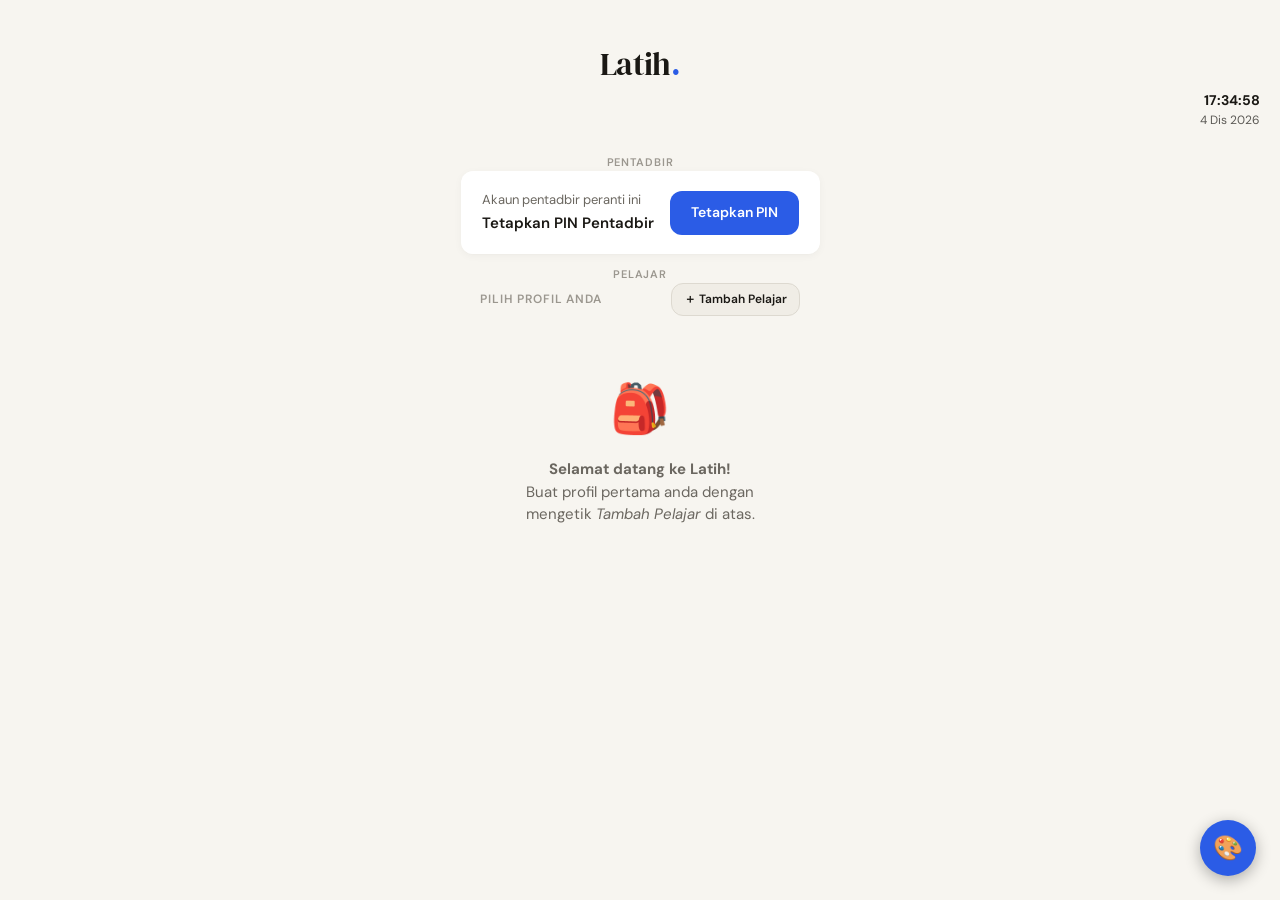
<file: app/index.html>
<!DOCTYPE html>
<html lang="ms">
<head>
  <meta charset="UTF-8">
  <meta name="viewport" content="width=device-width, initial-scale=1, maximum-scale=1">
  <title>Latih — Pelajar</title>
  <meta name="description" content="Latih — aplikasi latihan pelajar sekolah rendah Malaysia.">
  <link rel="stylesheet" href="../assets/css/bootstrap.min.css">
  <link rel="stylesheet" href="../assets/css/latih.css?v=2">
  <link rel="stylesheet" href="../assets/css/themes.css">
  <style>
    /* ── App layout ─────────────────────────────────────── */
    .student-app {
      display: flex;
      flex-direction: column;
      min-height: 100vh;
      background: var(--bg);
    }

    /* ── Top bar ─────────────────────────────────────────── */
    .app-topbar {
      position: sticky;
      top: 0;
      z-index: 50;
      height: 56px;
      background: var(--surface);
      border-bottom: 1px solid var(--border);
      display: flex;
      align-items: center;
      padding: 0 16px;
      gap: 12px;
    }
    .app-topbar-logo {
      font-family: 'DM Serif Display', serif;
      font-size: 1.3rem;
      color: var(--text);
      flex: 1;
    }
    .app-topbar-logo span { color: var(--accent); }
    .app-user-info {
      display: flex;
      align-items: center;
      gap: 8px;
      font-size: 13px;
      font-weight: 600;
      color: var(--text);
    }
    .logout-btn {
      background: none;
      border: none;
      cursor: pointer;
      padding: 8px;
      color: var(--text3);
      font-size: 18px;
      border-radius: 8px;
      transition: background var(--transition), color var(--transition);
      min-width: 40px;
      min-height: 40px;
      display: flex;
      align-items: center;
      justify-content: center;
    }
    .logout-btn:hover { background: var(--surface2); color: var(--red); }

    /* ── Scrollable content area ─────────────────────────── */
    .app-content {
      flex: 1;
      overflow-y: auto;
      padding: 16px 16px 80px; /* 80px = bottom nav height + gap */
    }

    /* ── Section panels ──────────────────────────────────── */
    .app-section { display: none; animation: fadeIn 0.15s ease; }
    .app-section.active { display: block; }

    /* ── Bottom nav ──────────────────────────────────────── */
    .app-bottom-nav {
      position: fixed;
      bottom: 0;
      left: 0;
      right: 0;
      height: 64px;
      background: var(--surface);
      border-top: 1px solid var(--border);
      display: flex;
      align-items: stretch;
      z-index: 100;
    }
    .nav-tab {
      flex: 1;
      display: flex;
      flex-direction: column;
      align-items: center;
      justify-content: center;
      gap: 3px;
      cursor: pointer;
      color: var(--text3);
      font-size: 10px;
      font-weight: 600;
      text-transform: uppercase;
      letter-spacing: 0.04em;
      padding: 6px 2px;
      transition: color var(--transition), background var(--transition);
      -webkit-tap-highlight-color: transparent;
      user-select: none;
      min-height: 44px;
      border: none;
      background: transparent;
      font-family: 'DM Sans', sans-serif;
    }
    .nav-tab:hover    { background: var(--surface2); }
    .nav-tab.active   { color: var(--accent); }
    .nav-tab .nav-ico { font-size: 20px; line-height: 1; }

    /* Active tab bottom indicator */
    .nav-tab.active::after {
      content: '';
      display: block;
      position: absolute;
      bottom: 0;
      width: 24px;
      height: 3px;
      background: var(--accent);
      border-radius: 3px 3px 0 0;
    }
    .nav-tab { position: relative; }

    /* ── Section headings ────────────────────────────────── */
    .section-head {
      margin-bottom: 16px;
    }
    .section-head h2 {
      font-family: 'DM Serif Display', serif;
      font-size: 1.4rem;
      color: var(--text);
      margin-bottom: 2px;
    }
    .section-head p {
      font-size: 13px;
      color: var(--text3);
    }

    /* ── Placeholder cards ───────────────────────────────── */
    .placeholder-card {
      background: var(--surface);
      border: 1.5px dashed var(--border);
      border-radius: 12px;
      padding: 40px 24px;
      text-align: center;
      color: var(--text3);
    }
    .placeholder-card .ph-icon { font-size: 2.5rem; margin-bottom: 10px; }
    .placeholder-card p { font-size: 13px; }

    /* ── Profile section ─────────────────────────────────── */
    .profile-card {
      background: var(--surface);
      backdrop-filter: blur(12px);
      border: 1px solid rgba(255, 255, 255, 0.4);
      border-radius: var(--radius);
      padding: 24px 20px;
      margin-bottom: 16px;
      box-shadow: var(--shadow);
      display: flex;
      align-items: center;
      gap: 16px;
      flex-wrap: wrap;
    }
    .profile-info h3 {
      font-family: 'DM Serif Display', serif;
      font-size: 1.2rem;
      margin-bottom: 4px;
    }
    .profile-info p {
      font-size: 13px;
      color: var(--text2);
    }

    /* Stats row */
    .profile-stats {
      display: grid;
      grid-template-columns: repeat(3, 1fr);
      gap: 10px;
      margin-bottom: 16px;
    }
    .profile-stat {
      background: var(--surface-glass);
      backdrop-filter: blur(8px);
      border: 1px solid rgba(255,255,255,0.4);
      border-radius: var(--radius);
      padding: 12px;
      text-align: center;
      box-shadow: var(--shadow);
      transition: all var(--transition);
    }
    .profile-stat:hover { transform: scale(1.05); background: var(--surface); }
    .profile-stat-val {
      font-family: 'DM Serif Display', serif;
      font-size: 1.4rem;
      color: var(--accent);
      line-height: 1;
    }
    .profile-stat-lbl {
      font-size: 11px;
      color: var(--text3);
      margin-top: 4px;
    }

    /* Grade history list */
    .grade-list-item {
      display: flex;
      align-items: center;
      gap: 12px;
      background: var(--surface);
      border: 1px solid var(--border);
      border-radius: var(--radius);
      padding: 12px 14px;
      margin-bottom: 8px;
    }
    .grade-circle {
      width: 40px;
      height: 40px;
      border-radius: 50%;
      display: flex;
      align-items: center;
      justify-content: center;
      font-weight: 700;
      font-size: 14px;
      flex-shrink: 0;
      border: 2px solid currentColor;
    }
    .grade-info { flex: 1; min-width: 0; }
    .grade-title { font-size: 13px; font-weight: 600; white-space: nowrap; overflow: hidden; text-overflow: ellipsis; }
    .grade-meta  { font-size: 11px; color: var(--text3); margin-top: 2px; }
    .grade-score { font-size: 13px; font-weight: 600; white-space: nowrap; }
  </style>
</head>
<body class="theme-minimal">

<main class="student-app section-warp" id="view-dashboard">

  <!-- ── Top bar ─────────────────────────────────────────── -->
  <header class="app-topbar">
    <div class="app-topbar-logo">Latih<span>.</span></div>
    <div class="app-clock" style="text-align:right;margin-right:12px;line-height:1.2;">
      <div class="live-clock-time" style="font-weight:700;font-size:14px;color:var(--text);">00:00:00</div>
      <div class="live-clock-date" style="font-size:10px;color:var(--text3);">1 Jan 2026</div>
    </div>
    <div class="app-user-info">
      <div class="avatar avatar-sm" id="topbarAvatar" style="background:var(--accent);">–</div>
      <span id="topbarName">Pelajar</span>
    </div>
    <button class="logout-btn" onclick="confirmLogout()" title="Log keluar" aria-label="Log keluar">
      ↩
    </button>
  </header>

  <!-- ── Scrollable content ─────────────────────────────── -->
  <main class="app-content">

    <!-- LATIHAN ──────────────────────────────────────────── -->
    <section class="app-section active" id="sec-latihan">
      <div id="paperEngineMount">
        <div class="section-head">
          <h2>Latihan</h2>
          <p>Pilih kertas untuk mula belajar.</p>
        </div>
        <div class="placeholder-card">
          <div class="ph-icon">📚</div>
          <p>Senarai kertas akan dipaparkan di sini.</p>
        </div>
      </div>
    </section>

    <!-- PAPAN ────────────────────────────────────────────── -->
    <section class="app-section" id="sec-papan">
      <div id="leaderboardMount">
        <div class="section-head">
          <h2>Papan Markah</h2>
          <p>Senarai pelajar terbaik.</p>
        </div>
        <div class="placeholder-card">
          <div class="ph-icon">🏆</div>
          <p>Papan markah akan dipaparkan di sini.</p>
        </div>
      </div>
    </section>

    <!-- TUGASAN ──────────────────────────────────────────── -->
    <section class="app-section" id="sec-tugasan">
      <div id="kanbanMount">
        <div class="section-head">
          <h2>Tugasan</h2>
          <p>Urus tugasan anda dengan papan Kanban.</p>
        </div>
        <div class="placeholder-card">
          <div class="ph-icon">📋</div>
          <p>Papan Kanban akan dipaparkan di sini.</p>
        </div>
      </div>
    </section>

    <!-- PERINGATAN ────────────────────────────────────────── -->
    <section class="app-section" id="sec-peringatan">
      <div id="remindersMount">
        <div class="section-head">
          <h2>Peringatan</h2>
          <p>Tetapkan peringatan untuk belajar.</p>
        </div>
        <div class="placeholder-card">
          <div class="ph-icon">🔔</div>
          <p>Peringatan akan dipaparkan di sini.</p>
        </div>
      </div>
    </section>

    <!-- PROFIL ───────────────────────────────────────────── -->
    <section class="app-section" id="sec-profil">
      <div class="section-head">
        <h2>Profil Saya</h2>
      </div>

      <!-- Profile card -->
      <div class="profile-card">
        <div class="avatar avatar-xl" id="profileAvatar" style="background:var(--accent);">–</div>
        <div class="profile-info" style="flex:1;">
          <h3 id="profileName">–</h3>
          <p id="profileSchool" style="margin-bottom:4px;">–</p>
          <p style="display:flex;gap:6px;align-items:center;">
             <span class="badge-latih badge-accent" id="profileYear">–</span>
             <span id="rankBadge" class="badge-latih" style="background:rgba(255,255,255,0.1);border:1px solid var(--accent);color:var(--accent);">🧑‍🚀 Novice</span>
          </p>
        </div>
      </div>

      <!-- Stats -->
      <div class="profile-stats" id="profileStats">
        <div class="profile-stat">
          <div class="profile-stat-val" id="statPapers">0</div>
          <div class="profile-stat-lbl">Kertas Dibuat</div>
        </div>
        <div class="profile-stat">
          <div class="profile-stat-val" id="statAvg">—</div>
          <div class="profile-stat-lbl">Purata %</div>
        </div>
        <div class="profile-stat">
          <div class="profile-stat-val" id="statBest" style="font-size:0.9rem;">—</div>
          <div class="profile-stat-lbl">Terbaik</div>
        </div>
      </div>

      <!-- Grade history -->
      <div style="margin-bottom:12px;display:flex;align-items:center;justify-content:space-between;">
        <div class="section-title">Rekod Gred Terkini</div>
        <span id="gradesPhaseNote" style="font-size:11px;color:var(--text3);"></span>
      </div>
      <div id="gradeHistoryList"></div>

      <div id="gradesMount" style="margin-top:16px;"></div>
    </section>

  </main><!-- /app-content -->

  <!-- ── Bottom navigation ──────────────────────────────── -->
  <nav class="app-bottom-nav" role="navigation" aria-label="Navigasi utama">
    <button class="nav-tab active" id="tab-latihan" onclick="switchTab('latihan')" aria-label="Latihan">
      <span class="nav-ico">📚</span>
      <span>Latihan</span>
    </button>
    <button class="nav-tab" id="tab-papan" onclick="switchTab('papan')" aria-label="Papan Markah">
      <span class="nav-ico">🏆</span>
      <span>Papan</span>
    </button>
    <button class="nav-tab" id="tab-tugasan" onclick="switchTab('tugasan')" aria-label="Tugasan">
      <span class="nav-ico">📋</span>
      <span>Tugasan</span>
    </button>
    <button class="nav-tab" id="tab-peringatan" onclick="switchTab('peringatan')" aria-label="Peringatan">
      <span class="nav-ico">🔔</span>
      <span>Peringatan</span>
    </button>
    <button class="nav-tab" id="tab-profil" onclick="switchTab('profil')" aria-label="Profil">
      <span class="nav-ico">👤</span>
      <span>Profil</span>
    </button>
  </nav>

</main><!-- /student-app -->

<!-- ── Confirm logout modal ───────────────────────────── -->
<div class="modal-overlay" id="logoutModal" onclick="handleModalBackdrop(event)">
  <div class="modal-box">
    <h2 class="modal-title">Log Keluar?</h2>
    <p class="modal-subtitle">Adakah anda pasti untuk log keluar?</p>
    <div style="display:flex;gap:10px;margin-top:20px;">
      <button class="btn-latih btn-danger" style="flex:1;" onclick="doLogout()">Log Keluar</button>
      <button class="btn-latih btn-ghost" onclick="closeModal('logoutModal')">Batal</button>
    </div>
  </div>
</div>

<!-- ── Scripts ─────────────────────────────────────────── -->
<script src="../assets/js/bootstrap.bundle.min.js"></script>
<script src="../assets/js/marked.min.js"></script>
<script src="../assets/js/mermaid.min.js"></script>
<script src="../assets/js/chart.min.js"></script>
<script src="../assets/js/latih.js"></script>
<script src="../modules/auth.js"></script>
<script src="../modules/paper-engine.js"></script>
<script src="../modules/leaderboard.js"></script>
<script src="../modules/grade-chart.js"></script>
<script src="../modules/kanban.js"></script>
<script src="../modules/reminders.js"></script>

<script>
  /* ── Role guard ─────────────────────────────────────── */
  Store.requireRole('student');

  /* ── Current user ─────────────────────────────────── */
  const _uid   = Store.currentUser();
  const _users = Store.get('users') || {};
  const _me    = _users[_uid] || {};

  /* ══════════════════════════════════════════════════════
     AI TUTOR LOGIC
  ══════════════════════════════════════════════════════ */
  const AI_PHRASES = [
    "Teruskan usaha, Commander!",
    "Latihan hari ini kunci kejayaan esok.",
    "Jangan lupa minum air while coding/learning!",
    "Rank ace menanti anda!",
    "Setiap soalan adalah satu langkah ke angkasa.",
    "Wah, avatar anda nampak hebat!",
    "Baki 5 minit untuk latihan hari ini?"
  ];

  function saySomething() {
    const bubble = document.getElementById('aiBubble');
    const msg = AI_PHRASES[Math.floor(Math.random() * AI_PHRASES.length)];
    bubble.textContent = msg;
    bubble.style.opacity = '1';
    bubble.style.transform = 'translateX(0)';
    Sound.play('blip');
    
    setTimeout(() => {
      bubble.style.opacity = '0';
      bubble.style.transform = 'translateX(10px)';
    }, 4000);
  }

  // Periodic greeting
  setTimeout(() => { if (Math.random() > 0.5) saySomething(); }, 5000);

  /* ══════════════════════════════════════════════════════
     TAB NAVIGATION
  ══════════════════════════════════════════════════════ */
  const TABS = ['latihan','papan','tugasan','peringatan','profil'];
  let _activeTab = 'latihan';

  function switchTab(name) {
    if (name === _activeTab) return;
    Sound.tap();
    _activeTab = name;

    TABS.forEach(t => {
      document.getElementById('sec-' + t).classList.toggle('active', t === name);
      document.getElementById('tab-' + t).classList.toggle('active', t === name);
    });

    if (name === 'profil')     renderProfil();
    if (name === 'papan'       && typeof Leaderboard !== 'undefined') Leaderboard.init('leaderboardMount');
    if (name === 'tugasan'     && typeof Kanban      !== 'undefined') Kanban.init('kanbanMount');
    if (name === 'peringatan'  && typeof Reminders   !== 'undefined') Reminders.init('remindersMount');
    if (name === 'latihan'     && typeof PaperEngine !== 'undefined') PaperEngine.init('paperEngineMount');

    document.querySelector('.app-content').scrollTo({ top: 0, behavior: 'smooth' });
  }

  function initTopbar() {
    if (!_me.name) return;
    document.getElementById('topbarName').textContent   = _me.name.split(' ')[0];
    
    if (_me.avatar_img) {
      document.getElementById('topbarAvatar').innerHTML = `<img src="../assets/img/avatars/${_me.avatar_img}" style="width:100%;height:100%;object-fit:cover;border-radius:50%;">`;
      document.getElementById('topbarAvatar').style.background = 'transparent';
    } else {
      document.getElementById('topbarAvatar').textContent = getInitials(_me.name);
      document.getElementById('topbarAvatar').style.background = _me.avatar_color || 'var(--accent)';
    }
  }

  function renderProfil() {
    if (_me.avatar_img) {
      document.getElementById('profileAvatar').innerHTML = `<img src="../assets/img/avatars/${_me.avatar_img}" style="width:100%;height:100%;object-fit:cover;border-radius:50%;">`;
      document.getElementById('profileAvatar').style.background = 'transparent';
    } else {
      document.getElementById('profileAvatar').textContent = _me.name ? getInitials(_me.name) : '?';
      document.getElementById('profileAvatar').style.background = _me.avatar_color || 'var(--accent)';
    }
    
    document.getElementById('profileName').textContent   = _me.name   || '—';
    document.getElementById('profileSchool').textContent = _me.school  || '—';
    document.getElementById('profileYear').textContent   = _me.year ? 'Tahun ' + _me.year : '—';
    
    // Update Rank
    const score = _me.total_score || 0;
    const rank = Store.getRank(score);
    document.getElementById('rankBadge').textContent = rank.badge + ' ' + rank.title;
    
    const grades = Store.get('grades_' + _uid) || [];
    document.getElementById('statPapers').textContent = grades.length;

    if (grades.length) {
      const avg = Math.round(grades.reduce((s, g) => s + g.pct, 0) / grades.length);
      document.getElementById('statAvg').textContent = avg + '%';
      const subMap = {};
      grades.forEach(g => {
        subMap[g.subject] = subMap[g.subject] || [];
        subMap[g.subject].push(g.pct);
      });
      const best = Object.entries(subMap)
        .map(([s, ps]) => ({ s, avg: ps.reduce((a, b) => a + b, 0) / ps.length }))
        .sort((a, b) => b.avg - a.avg)[0];
      document.getElementById('statBest').textContent = best ? best.s : '—';
    } else {
      document.getElementById('statAvg').textContent  = '—';
      document.getElementById('statBest').textContent = '—';
    }

    const list = document.getElementById('gradeHistoryList');
    list.innerHTML = '';
    if (!grades.length) {
      list.innerHTML = `<div style="text-align:center;color:var(--text3);padding:24px 0;font-size:13px;">
        Belum ada rekod gred. Mula buat latihan! 🎯</div>`;
      return;
    }

    const papers   = Store.get('papers') || {};
    const recent   = [...grades].reverse().slice(0, 10);
    recent.forEach(g => {
      const gInfo  = getGrade(g.pct);
      const paper  = papers[g.paper_id];
      const title  = paper?.title || g.paper_id || 'Kertas';
      const date   = g.date ? g.date.slice(0, 10) : '—';
      const item   = document.createElement('div');
      item.className = 'grade-list-item';
      item.innerHTML = `
        <div class="grade-circle" style="color:${gInfo.color};">${gInfo.grade}</div>
        <div class="grade-info">
          <div class="grade-title">${escHtml(title)}</div>
          <div class="grade-meta">${escHtml(g.subject || '—')} · ${date}</div>
        </div>
        <div class="grade-score" style="color:${gInfo.color};">${g.score}/${g.max}</div>`;
      list.appendChild(item);
    });

    document.getElementById('gradesPhaseNote').textContent = grades.length > 0 ? `${grades.length} rekod` : '';
    if (typeof GradeChart !== 'undefined') GradeChart.init('gradesMount', _uid);
  }

  function confirmLogout() {
    Sound.tap();
    openModal('logoutModal');
  }
  function doLogout() {
    Store.del('session');
    location.href = '../';
  }

  function openModal(id)  { document.getElementById(id).classList.add('visible'); }
  function closeModal(id) { document.getElementById(id).classList.remove('visible'); }
  function handleModalBackdrop(e) { if (e.target === e.currentTarget) closeModal(e.currentTarget.id); }

  document.addEventListener('keydown', e => {
    if (e.key === 'Escape') closeModal('logoutModal');
  });

  (function init() {
    initTopbar();
    if (typeof PaperEngine !== 'undefined') PaperEngine.init('paperEngineMount');
  })();
</script>
  <!-- AI Tutor Mascot -->
  <div id="aiTutor" class="ai-tutor" onclick="saySomething()">
    <img src="../assets/img/avatars/holo_ai.png" alt="Holo AI">
    <div class="ai-bubble" id="aiBubble">Selamat datang, Commander!</div>
  </div>

  <button id="themeFab" class="theme-fab" onclick="Theme.cycle()" aria-label="Tukar Tema">
    <span class="fab-icon">🎨</span>
  </button>
</body>

</html>
</file>
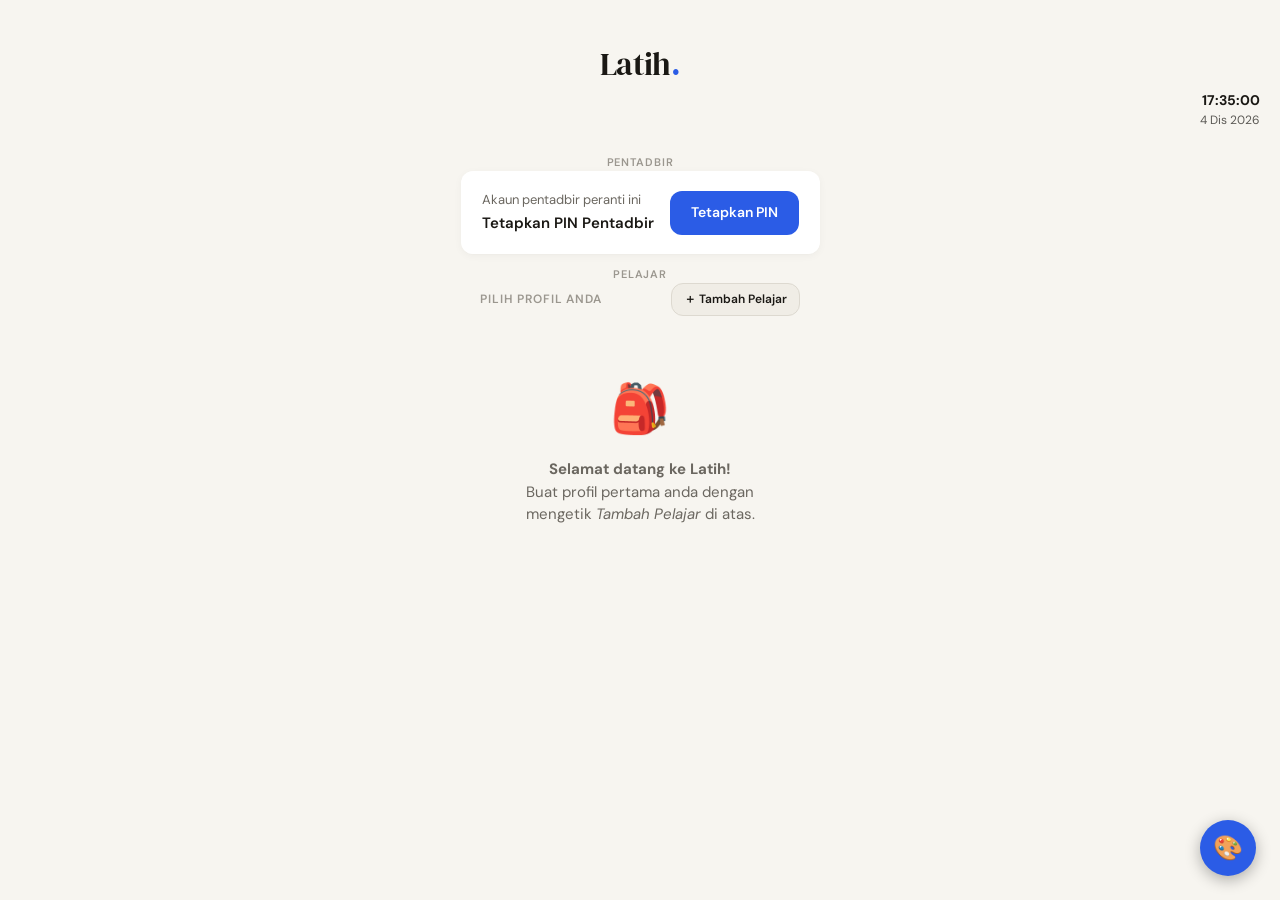
<file: admin.html>
<!DOCTYPE html>
<html lang="ms">
<head>
  <meta charset="UTF-8">
  <meta name="viewport" content="width=device-width, initial-scale=1">
  <title>Latih — Pentadbir</title>
  <meta name="description" content="Latih Admin Panel — pengurusan kertas soalan, pelajar dan laporan.">
  <link rel="stylesheet" href="assets/css/bootstrap.min.css">
  <link rel="stylesheet" href="assets/css/latih.css?v=2">
  <style>
    /* ── Admin-specific styles ──────────────────────────── */

    /* Content area sections */
    .admin-section { display: none; animation: fadeIn 0.15s ease; }
    .admin-section.active { display: block; }

    /* Page heading row */
    .page-heading {
      display: flex;
      align-items: center;
      justify-content: space-between;
      margin-bottom: 20px;
      flex-wrap: wrap;
      gap: 12px;
    }
    .page-heading h1 {
      font-family: 'DM Serif Display', serif;
      font-size: 1.5rem;
      color: var(--text);
    }

    /* Stats strip */
    .stats-strip {
      display: grid;
      grid-template-columns: repeat(auto-fit, minmax(140px, 1fr));
      gap: 12px;
      margin-bottom: 24px;
    }
    .stat-card-premium {
      background: var(--surface);
      border: 1px solid var(--border);
      border-radius: var(--radius);
      padding: 14px 16px;
      box-shadow: var(--shadow);
    }
    .stat-value {
      font-family: 'DM Serif Display', serif;
      font-size: 1.8rem;
      color: var(--accent);
      line-height: 1;
    }
    .stat-label {
      font-size: 12px;
      color: var(--text3);
      margin-top: 4px;
    }

    /* Student table wrapper */
    .table-wrap {
      background: var(--surface);
      border: 1px solid var(--border);
      border-radius: var(--radius);
      box-shadow: var(--shadow);
      overflow-x: auto; /* horizontal scroll on narrow screens */
      -webkit-overflow-scrolling: touch;
    }

    /* Filter row */
    .filter-row {
      display: flex;
      align-items: center;
      gap: 10px;
      flex-wrap: wrap;
      margin-bottom: 16px;
    }

    /* Edit student inline row */
    .edit-row td {
      background: var(--accent-soft);
      padding: 12px 14px !important;
    }
    .edit-row input, .edit-row select {
      width: 100%;
      padding: 7px 10px;
      border: 1.5px solid var(--border);
      border-radius: 7px;
      font-family: 'DM Sans', sans-serif;
      font-size: 13px;
      background: var(--surface);
      color: var(--text);
      outline: none;
    }
    .edit-row input:focus, .edit-row select:focus { border-color: var(--accent); }

    /* PIN form */
    .settings-card {
      background: var(--surface);
      border: 1px solid var(--border);
      border-radius: var(--radius);
      padding: 22px;
      box-shadow: var(--shadow);
      max-width: 440px;
    }
    .settings-card + .settings-card { margin-top: 16px; }

    /* Danger zone */
    .danger-zone {
      background: var(--red-soft);
      border: 1px solid rgba(192,57,43,0.2);
      border-radius: var(--radius);
      padding: 22px;
      max-width: 440px;
    }

    /* Grade table colours */
    tr.grade-A  td:last-child { color: var(--green); font-weight: 600; }
    tr.grade-B  td:last-child { color: var(--green); font-weight: 600; }
    tr.grade-C  td:last-child { color: var(--amber); font-weight: 600; }
    tr.grade-D  td:last-child { color: var(--amber); font-weight: 600; }
    tr.grade-E  td:last-child { color: var(--red);   font-weight: 600; }

    /* Action buttons in table cell */
    .row-actions {
      display: flex;
      gap: 5px;
      justify-content: flex-end;
      flex-wrap: wrap;
      min-width: 160px;
    }

    /* Topbar: hide text logout on mobile (sidebar has one) */
    @media (max-width: 768px) {
      .topbar-logout-text { display: none; }
      .topbar-logout-icon { display: flex; }

      /* Filter row: stack selects full-width */
      .filter-row { flex-direction: column; align-items: stretch; }
      .filter-row select,
      .filter-row .form-control-latih {
        width: 100% !important;
        min-width: unset !important;
      }
      .filter-row label { display: none; }

      /* Settings and danger cards: fill width */
      .settings-card,
      .danger-zone { max-width: 100%; }

      /* Table: min-width so it scrolls rather than wraps badly */
      #studentTable  { min-width: 560px; }
      #laporanTable  { min-width: 640px; }

      /* Page content padding tighter on mobile */
      .page-content { padding: 14px; }

      /* Stat cards: 2 columns on mobile */
      .stats-strip { grid-template-columns: repeat(2, 1fr); }
    }

    @media (max-width: 480px) {
      .page-content { padding: 10px; }
      .page-heading h1 { font-size: 1.3rem; }
    }
  </style>
</head>
<body>

<div class="app-shell">

  <!-- ══════════════════════════════════════════════════════
       Sidebar
  ══════════════════════════════════════════════════════ -->
  <aside class="sidebar" id="sidebar">
    <div class="sidebar-logo">
      <div class="latih-logo" style="font-size:1.5rem;">Latih<span>.</span></div>
      <div style="font-size:11px;color:var(--text3);margin-top:3px;">Panel Pentadbir</div>
    </div>

    <nav class="sidebar-nav" role="navigation">
      <div class="sidebar-item active" id="nav-soalan" onclick="switchSection('soalan')" role="button" tabindex="0">
        <span class="sidebar-icon">📄</span> Soalan
      </div>
      <div class="sidebar-item" id="nav-pelajar" onclick="switchSection('pelajar')" role="button" tabindex="0">
        <span class="sidebar-icon">👥</span> Pelajar
      </div>
      <div class="sidebar-item" id="nav-laporan" onclick="switchSection('laporan')" role="button" tabindex="0">
        <span class="sidebar-icon">📊</span> Laporan
      </div>
      <div class="sidebar-item" id="nav-tetapan" onclick="switchSection('tetapan')" role="button" tabindex="0">
        <span class="sidebar-icon">⚙️</span> Tetapan
      </div>
    </nav>

    <div style="padding:16px;border-top:1px solid var(--border);">
      <button class="btn-latih btn-ghost" style="width:100%;justify-content:flex-start;gap:8px;"
        onclick="confirmLogout()">
        <span>↩</span> Log Keluar
      </button>
    </div>
  </aside>

  <!-- Sidebar backdrop (mobile) -->
  <div class="sidebar-backdrop" id="sidebarBackdrop" onclick="closeSidebar()"></div>

  <!-- ══════════════════════════════════════════════════════
       Main content
  ══════════════════════════════════════════════════════ -->
  <div class="main-content">

    <!-- Topbar -->
    <header class="topbar">
      <button class="hamburger-btn" onclick="openSidebar()" aria-label="Buka menu">
        ☰
      </button>
      <div style="font-weight:600;font-size:14px;color:var(--text2);flex:1;" id="topbarTitle">Soalan</div>
      <button class="btn-latih btn-ghost btn-sm topbar-logout-text" onclick="confirmLogout()">Log Keluar</button>
      <button class="btn-icon topbar-logout-icon" onclick="confirmLogout()" aria-label="Log Keluar" style="display:none;">↩</button>

    </header>

    <!-- Page content -->
    <main class="page-content">

      <!-- ─────────────────────────────────────────────────
           SOALAN SECTION
      ───────────────────────────────────────────────── -->
      <section class="admin-section active" id="section-soalan">
        <div class="page-heading">
          <h1>Soalan</h1>
        </div>
        <div id="paperEditorMount"></div>
      </section>

      <!-- ─────────────────────────────────────────────────
           PELAJAR SECTION
      ───────────────────────────────────────────────── -->
      <section class="admin-section" id="section-pelajar">
        <div class="page-heading">
          <h1>Pelajar</h1>
          <button class="btn-latih btn-primary btn-sm" onclick="openAddStudentModal()">
            ＋ Tambah Pelajar
          </button>
        </div>

        <!-- Stats -->
        <div class="stats-strip" id="studentStats"></div>

        <!-- Table -->
        <div class="table-wrap" id="studentTableWrap">
          <table class="table-latih" id="studentTable">
            <thead>
              <tr>
                <th>Pelajar</th>
                <th>Sekolah</th>
                <th>Tahun</th>
                <th>Kertas Dibuat</th>
                <th>Purata Markah</th>
                <th></th>
              </tr>
            </thead>
            <tbody id="studentTbody"></tbody>
          </table>
        </div>
      </section>

      <!-- ─────────────────────────────────────────────────
           LAPORAN SECTION
      ───────────────────────────────────────────────── -->
      <section class="admin-section" id="section-laporan">
        <div class="page-heading">
          <h1>Laporan Gred</h1>
          <button class="btn-latih btn-secondary btn-sm" onclick="renderLaporan()">↻ Muat Semula</button>
        </div>

        <!-- Summary cards -->
        <div class="stats-strip" id="laporanStats"></div>

        <!-- Filters -->
        <div class="filter-row">
          <label class="form-label" style="margin:0;">Tapis:</label>
          <select class="form-control-latih" id="filterSubject" style="width:auto;min-width:160px;min-height:36px;"
            onchange="renderLaporan()">
            <option value="">Semua Mata Pelajaran</option>
            <option>BM</option>
            <option>BI</option>
            <option>Matematik</option>
            <option>Sains</option>
            <option>Sejarah</option>
            <option>Pendidikan Islam</option>
            <option>Pendidikan Moral</option>
          </select>
          <select class="form-control-latih" id="filterStudent" style="width:auto;min-width:160px;min-height:36px;"
            onchange="renderLaporan()">
            <option value="">Semua Pelajar</option>
          </select>
        </div>

        <div class="table-wrap">
          <table class="table-latih" id="laporanTable">
            <thead>
              <tr>
                <th>Pelajar</th>
                <th>Kertas</th>
                <th>Mata Pelajaran</th>
                <th>Tarikh</th>
                <th>Markah</th>
                <th>%</th>
                <th>Gred</th>
              </tr>
            </thead>
            <tbody id="laporanTbody"></tbody>
          </table>
        </div>
      </section>

      <!-- ─────────────────────────────────────────────────
           TETAPAN SECTION
      ───────────────────────────────────────────────── -->
      <section class="admin-section" id="section-tetapan">
        <div class="page-heading">
          <h1>Tetapan</h1>
        </div>

        <!-- Change PIN -->
        <div class="settings-card">
          <h2 style="font-size:1rem;font-weight:600;margin-bottom:14px;">Tukar PIN Pentadbir</h2>
          <div class="form-latih">
            <div class="form-group">
              <label class="form-label" for="pinCurrent">PIN Semasa</label>
              <input type="password" id="pinCurrent" class="form-control-latih"
                inputmode="numeric" maxlength="4" placeholder="••••" autocomplete="current-password">
            </div>
            <div class="form-group">
              <label class="form-label" for="pinNew">PIN Baru</label>
              <input type="password" id="pinNew" class="form-control-latih"
                inputmode="numeric" maxlength="4" placeholder="••••" autocomplete="new-password">
            </div>
            <div class="form-group">
              <label class="form-label" for="pinConfirm">Sahkan PIN Baru</label>
              <input type="password" id="pinConfirm" class="form-control-latih"
                inputmode="numeric" maxlength="4" placeholder="••••" autocomplete="new-password">
            </div>
            <button class="btn-latih btn-primary" onclick="changePin()" style="align-self:flex-start;">
              Simpan PIN
            </button>
          </div>
        </div>

        <!-- Danger zone -->
        <div class="danger-zone" style="margin-top:20px;">
          <h2 style="font-size:1rem;font-weight:600;color:var(--red);margin-bottom:6px;">Zon Berbahaya</h2>
          <p style="font-size:13px;color:var(--text2);margin-bottom:14px;">
            Padam semua data Latih daripada peranti ini. Tindakan ini tidak boleh dibatalkan.
          </p>
          <button class="btn-latih btn-danger" onclick="promptClearAll()">Padam Semua Data</button>
        </div>
      </section>

    </main>
  </div><!-- /main-content -->
</div><!-- /app-shell -->

<!-- ══════════════════════════════════════════════════════
     MODAL: Add / Edit Student
══════════════════════════════════════════════════════ -->
<div class="modal-overlay" id="studentModal" onclick="handleModalBackdrop(event)">
  <div class="modal-box">
    <h2 class="modal-title" id="studentModalTitle">Tambah Pelajar</h2>
    <p class="modal-subtitle" id="studentModalSubtitle">Isi maklumat profil pelajar.</p>
    <div class="form-latih">
      <input type="hidden" id="editUserId">
      <div class="form-group">
        <label class="form-label" for="editName">Nama Penuh</label>
        <input type="text" id="editName" class="form-control-latih" placeholder="Nama pelajar" autocomplete="off">
      </div>
      <div class="form-group">
        <label class="form-label" for="editSchool">Sekolah</label>
        <input type="text" id="editSchool" class="form-control-latih" placeholder="Nama sekolah" autocomplete="off">
      </div>
      <div class="form-group">
        <label class="form-label" for="editYear">Tahun</label>
        <select id="editYear" class="form-control-latih">
          <option value="">— Pilih —</option>
          <option value="1">Tahun 1</option>
          <option value="2">Tahun 2</option>
          <option value="3">Tahun 3</option>
          <option value="4">Tahun 4</option>
          <option value="5">Tahun 5</option>
          <option value="6">Tahun 6</option>
        </select>
      </div>
      <div class="form-group">
        <label class="form-label">Warna Avatar</label>
        <div class="colour-swatches" id="editSwatches"></div>
      </div>
      <div style="display:flex;gap:10px;margin-top:4px;">
        <button class="btn-latih btn-primary" style="flex:1;" onclick="saveStudentModal()">Simpan</button>
        <button class="btn-latih btn-ghost" onclick="closeModal('studentModal')">Batal</button>
      </div>
    </div>
  </div>
</div>

<!-- ══════════════════════════════════════════════════════
     MODAL: Generic Confirm
══════════════════════════════════════════════════════ -->
<div class="modal-overlay" id="confirmModal" onclick="handleModalBackdrop(event)">
  <div class="modal-box">
    <h2 class="modal-title" id="confirmTitle">Pengesahan</h2>
    <p class="modal-subtitle" id="confirmMsg"></p>
    <div style="display:flex;gap:10px;margin-top:20px;">
      <button class="btn-latih btn-danger" style="flex:1;" id="confirmOkBtn" onclick="confirmOk()">Teruskan</button>
      <button class="btn-latih btn-ghost" onclick="closeModal('confirmModal')">Batal</button>
    </div>
  </div>
</div>

<!-- ══════════════════════════════════════════════════════
     SCRIPTS
══════════════════════════════════════════════════════ -->
<script src="assets/js/bootstrap.bundle.min.js"></script>
<script src="assets/js/marked.min.js"></script>
<script src="assets/js/mermaid.min.js"></script>
<script src="assets/js/chart.min.js"></script>
<script src="assets/js/latih.js"></script>
<script src="modules/auth.js"></script>
<script src="modules/paper-editor.js"></script>

<script>
  /* ── Role guard — must be first ─────────────────────── */
  Store.requireRole('admin');

  /* ── Avatar colour palette ──────────────────────────── */
  const AVATAR_COLOURS = [
    '#2B5CE6','#7C3AED','#DB2777','#DC2626',
    '#EA580C','#D97706','#16A34A','#0891B2',
    '#6D28D9','#059669','#0284C7','#9333EA'
  ];
  let selectedEditColour = AVATAR_COLOURS[0];

  function initEditSwatches(currentColour) {
    const container = document.getElementById('editSwatches');
    container.innerHTML = '';
    AVATAR_COLOURS.forEach(c => {
      const sw = document.createElement('button');
      sw.className = 'colour-swatch' + (c === (currentColour || AVATAR_COLOURS[0]) ? ' selected' : '');
      sw.style.background = c;
      sw.type = 'button';
      sw.onclick = () => {
        container.querySelectorAll('.colour-swatch').forEach(s => s.classList.remove('selected'));
        sw.classList.add('selected');
        selectedEditColour = c;
        Sound.tap();
      };
      container.appendChild(sw);
    });
    selectedEditColour = currentColour || AVATAR_COLOURS[0];
  }

  /* ── Sidebar navigation ─────────────────────────────── */
  const SECTIONS = ['soalan','pelajar','laporan','tetapan'];

  function switchSection(name) {
    Sound.tap();
    SECTIONS.forEach(s => {
      document.getElementById('section-' + s).classList.toggle('active', s === name);
      document.getElementById('nav-' + s).classList.toggle('active', s === name);
    });
    document.getElementById('topbarTitle').textContent =
      name.charAt(0).toUpperCase() + name.slice(1);
    closeSidebar();

    // Lazy render data sections
    if (name === 'soalan') PaperEditor.init('paperEditorMount');
    if (name === 'pelajar') renderPelajar();
    if (name === 'laporan') renderLaporan();
  }

  /* Keyboard nav on sidebar items */
  document.querySelectorAll('.sidebar-item').forEach(item => {
    item.addEventListener('keydown', e => {
      if (e.key === 'Enter' || e.key === ' ') item.click();
    });
  });

  /* ── Mobile sidebar ─────────────────────────────────── */
  function openSidebar()  {
    document.getElementById('sidebar').classList.add('open');
    document.getElementById('sidebarBackdrop').classList.add('active');
  }
  function closeSidebar() {
    document.getElementById('sidebar').classList.remove('open');
    document.getElementById('sidebarBackdrop').classList.remove('active');
  }

  /* ── Logout ─────────────────────────────────────────── */
  function confirmLogout() {
    Sound.tap();
    showConfirm(
      'Log keluar?',
      'Adakah anda pasti untuk log keluar dari panel pentadbir?',
      () => Auth.logout()
    );
  }

  /* ══════════════════════════════════════════════════════
     PELAJAR SECTION
  ══════════════════════════════════════════════════════ */
  function renderPelajar() {
    const users  = Store.get('users') || {};
    const tbody  = document.getElementById('studentTbody');
    const stats  = document.getElementById('studentStats');
    const keys   = Object.keys(users);

    // Stats
    let totalPapers = 0;
    keys.forEach(id => {
      const g = Store.get('grades_' + id) || [];
      totalPapers += g.length;
    });
    stats.innerHTML = `
      <div class="stat-card-premium"><div class="stat-value">${keys.length}</div><div class="stat-label">Jumlah Pelajar</div></div>
      <div class="stat-card-premium"><div class="stat-value">${totalPapers}</div><div class="stat-label">Kertas Dibuat</div></div>`;

    // Populate student filter in Laporan
    const filterSel = document.getElementById('filterStudent');
    filterSel.innerHTML = '<option value="">Semua Pelajar</option>';
    keys.forEach(id => {
      const opt = document.createElement('option');
      opt.value = id;
      opt.textContent = users[id].name;
      filterSel.appendChild(opt);
    });

    // Table rows
    tbody.innerHTML = '';
    if (keys.length === 0) {
      tbody.innerHTML = `<tr><td colspan="6" style="text-align:center;color:var(--text3);padding:32px;">
        Tiada pelajar berdaftar lagi.</td></tr>`;
      return;
    }
    keys.forEach(id => {
      const u = users[id];
      const grades  = Store.get('grades_' + id) || [];
      const avgPct  = grades.length
        ? Math.round(grades.reduce((s, g) => s + g.pct, 0) / grades.length)
        : null;

      const tr = document.createElement('tr');
      tr.innerHTML = `
        <td>
          <div style="display:flex;align-items:center;gap:10px;">
            <div class="avatar avatar-sm" style="background:${escHtml(u.avatar_color)};">${escHtml(getInitials(u.name))}</div>
            <span style="font-weight:500;">${escHtml(u.name)}</span>
          </div>
        </td>
        <td>${escHtml(u.school)}</td>
        <td>Tahun ${u.year}</td>
        <td>${grades.length}</td>
        <td>${avgPct !== null ? avgPct + '%' : '—'}</td>
        <td>
          <div style="display:flex;gap:6px;justify-content:flex-end;flex-wrap:wrap;">
            <button class="btn-latih btn-secondary btn-sm" onclick="openEditStudentModal('${escHtml(id)}')">Edit</button>
            <button class="btn-latih btn-danger btn-sm"    onclick="promptResetGrades('${escHtml(id)}','${escHtml(u.name).replace(/'/g,"\\'")}')"
              title="Padam rekod gred">Padam Gred</button>
            <button class="btn-latih btn-danger btn-sm"    onclick="promptDeleteStudent('${escHtml(id)}','${escHtml(u.name).replace(/'/g,"\\'")}')"
              title="Padam profil">Padam</button>
          </div>
        </td>`;
      tbody.appendChild(tr);
    });
  }

  /* Add student modal */
  function openAddStudentModal() {
    Sound.tap();
    document.getElementById('studentModalTitle').textContent    = 'Tambah Pelajar';
    document.getElementById('studentModalSubtitle').textContent = 'Isi maklumat profil pelajar baru.';
    document.getElementById('editUserId').value  = '';
    document.getElementById('editName').value    = '';
    document.getElementById('editSchool').value  = '';
    document.getElementById('editYear').value    = '';
    initEditSwatches(null);
    openModal('studentModal');
    setTimeout(() => document.getElementById('editName').focus(), 80);
  }

  /* Edit student modal */
  function openEditStudentModal(id) {
    Sound.tap();
    const users = Store.get('users') || {};
    const u = users[id];
    if (!u) return;
    document.getElementById('studentModalTitle').textContent    = 'Edit Pelajar';
    document.getElementById('studentModalSubtitle').textContent = `Mengedit profil ${u.name}.`;
    document.getElementById('editUserId').value  = id;
    document.getElementById('editName').value    = u.name;
    document.getElementById('editSchool').value  = u.school;
    document.getElementById('editYear').value    = String(u.year);
    initEditSwatches(u.avatar_color);
    openModal('studentModal');
  }

  function saveStudentModal() {
    Sound.tap();
    const id     = document.getElementById('editUserId').value;
    const name   = document.getElementById('editName').value.trim();
    const school = document.getElementById('editSchool').value.trim();
    const year   = document.getElementById('editYear').value;

    if (!name)   { toast('Sila masukkan nama pelajar.', 'error');  return; }
    if (!school) { toast('Sila masukkan nama sekolah.', 'error');  return; }
    if (!year)   { toast('Sila pilih tahun pelajaran.', 'error'); return; }

    const users = Store.get('users') || {};
    const newId = id || ('user_' + Date.now());
    users[newId] = {
      id: newId, name, school,
      year: parseInt(year),
      avatar_color: selectedEditColour,
      created: users[newId]?.created || new Date().toISOString()
    };
    Store.set('users', users);
    Sound.save();
    toast(id ? `${name} dikemas kini.` : `Profil ${name} disimpan!`, 'success');
    closeModal('studentModal');
    renderPelajar();
  }

  /* Reset grades */
  function promptResetGrades(id, name) {
    Sound.tap();
    showConfirm(
      'Padam Rekod Gred?',
      `Semua rekod gred ${name} akan dipadam. Profil pelajar tidak dipadam.`,
      () => {
        Store.del('grades_' + id);
        updateLeaderboard();
        toast(`Rekod gred ${name} dipadam.`, 'info');
        renderPelajar();
      }
    );
  }

  /* Delete student */
  function promptDeleteStudent(id, name) {
    Sound.tap();
    showConfirm(
      'Padam Pelajar?',
      `Profil and semua rekod ${name} akan dipadam. Tindakan ini tidak boleh dibatalkan.`,
      () => {
        const users = Store.get('users') || {};
        delete users[id];
        Store.set('users', users);
        ['grades_','kanban_','memos_','reminders_','timetable_'].forEach(p => Store.del(p + id));
        updateLeaderboard();
        toast(`Profil ${name} dipadam.`, 'info');
        renderPelajar();
      }
    );
  }

  /* ══════════════════════════════════════════════════════
     LAPORAN SECTION
  ══════════════════════════════════════════════════════ */
  function renderLaporan() {
    const subjectFilter = document.getElementById('filterSubject').value;
    const studentFilter = document.getElementById('filterStudent').value;
    const users  = Store.get('users') || {};
    const tbody  = document.getElementById('laporanTbody');
    const stats  = document.getElementById('laporanStats');

    // Collect all grade records
    let rows = [];
    for (const [id, user] of Object.entries(users)) {
      if (studentFilter && id !== studentFilter) continue;
      const grades = Store.get('grades_' + id) || [];
      grades.forEach(g => {
        if (subjectFilter && g.subject !== subjectFilter) return;
        const papers = Store.get('papers') || {};
        const paperTitle = papers[g.paper_id]?.title || g.paper_id || '—';
        rows.push({ userName: user.name, paperTitle, subject: g.subject,
                    date: g.date, score: g.score, max: g.max, pct: g.pct, grade: g.grade });
      });
    }

    // Sort newest first
    rows.sort((a, b) => new Date(b.date) - new Date(a.date));

    // Stats
    const totalPapers = rows.length;
    const avgPct      = rows.length ? Math.round(rows.reduce((s, r) => s + r.pct, 0) / rows.length) : 0;
    const topScorer   = (() => {
      const map = {};
      rows.forEach(r => {
        if (!map[r.userName]) map[r.userName] = { total: 0, count: 0 };
        map[r.userName].total += r.pct;
        map[r.userName].count++;
      });
      const sorted = Object.entries(map).sort((a, b) => (b[1].total/b[1].count) - (a[1].total/a[1].count));
      return sorted[0] ? sorted[0][0] : '—';
    })();

    stats.innerHTML = `
      <div class="stat-card-premium"><div class="stat-value">${totalPapers}</div><div class="stat-label">Jumlah Ujian</div></div>
      <div class="stat-card-premium"><div class="stat-value">${avgPct}%</div><div class="stat-label">Purata Kelas</div></div>
      <div class="stat-card-premium"><div class="stat-value" style="font-size:1.1rem;">${escHtml(topScorer)}</div><div class="stat-label">Pelajar Terbaik</div></div>`;

    // Table
    tbody.innerHTML = '';
    if (rows.length === 0) {
      tbody.innerHTML = `<tr><td colspan="7" style="text-align:center;color:var(--text3);padding:32px;">
        Tiada rekod gred dijumpai.</td></tr>`;
      return;
    }
    rows.forEach(r => {
      const gInfo  = getGrade(r.pct);
      const grKey  = 'grade-' + (gInfo.grade.replace('+',''));
      const dateStr = r.date ? r.date.slice(0,10) : '—';
      const tr = document.createElement('tr');
      tr.className = grKey;
      tr.innerHTML = `
        <td>${escHtml(r.userName)}</td>
        <td>${escHtml(r.paperTitle)}</td>
        <td><span class="badge-latih badge-accent">${escHtml(r.subject)}</span></td>
        <td>${dateStr}</td>
        <td>${r.score}/${r.max}</td>
        <td>${r.pct}%</td>
        <td>${gInfo.grade}</td>`;
      tbody.appendChild(tr);
    });
  }

  /* ══════════════════════════════════════════════════════
     TETAPAN SECTION
  ══════════════════════════════════════════════════════ */
  function changePin() {
    Sound.tap();
    const current  = document.getElementById('pinCurrent').value;
    const newPin   = document.getElementById('pinNew').value;
    const confirm  = document.getElementById('pinConfirm').value;

    if (!current || !newPin || !confirm) { toast('Sila isi semua medan PIN.', 'error'); return; }
    if (!/^\d{4}$/.test(current))        { toast('PIN mesti 4 digit angka.', 'error'); return; }
    if (!/^\d{4}$/.test(newPin))         { toast('PIN baru mesti 4 digit angka.', 'error'); return; }
    if (!Auth.verifyPin(current))        { Sound.wrong(); toast('PIN semasa salah.', 'error'); return; }
    if (newPin !== confirm)              { Sound.wrong(); toast('PIN baru tidak sepadan.', 'error'); return; }

    Auth.savePin(newPin);
    Sound.save();
    toast('PIN berjaya dikemas kini!', 'success');
    document.getElementById('pinCurrent').value = '';
    document.getElementById('pinNew').value     = '';
    document.getElementById('pinConfirm').value = '';
  }

  function promptClearAll() {
    Sound.tap();
    showConfirm(
      '⚠️ Padam Semua Data?',
      'AMARAN: SEMUA data Latih (pelajar, kertas, gred, profil) akan dipadamkan dari peranti ini. Tindakan ini tidak boleh dibatalkan!',
      () => {
        Object.keys(localStorage)
          .filter(k => k.startsWith('latih_'))
          .forEach(k => localStorage.removeItem(k));
        toast('Semua data telah dipadam.', 'info');
        setTimeout(() => location.href = 'index.html', 800);
      }
    );
    // Make the confirm button more obviously dangerous
    document.getElementById('confirmOkBtn').textContent = 'Ya, Padam Semua';
  }

  /* ══════════════════════════════════════════════════════
     Confirm modal helpers
  ══════════════════════════════════════════════════════ */
  let _confirmCallback = null;

  function showConfirm(title, msg, callback) {
    _confirmCallback = callback;
    document.getElementById('confirmTitle').textContent  = title;
    document.getElementById('confirmMsg').textContent    = msg;
    document.getElementById('confirmOkBtn').textContent  = 'Teruskan';
    openModal('confirmModal');
  }

  function confirmOk() {
    closeModal('confirmModal');
    if (_confirmCallback) { _confirmCallback(); _confirmCallback = null; }
  }

  /* ══════════════════════════════════════════════════════
     Modal utilities
  ══════════════════════════════════════════════════════ */
  function openModal(id)  { document.getElementById(id).classList.add('visible'); }
  function closeModal(id) { document.getElementById(id).classList.remove('visible'); }
  function handleModalBackdrop(e) { if (e.target === e.currentTarget) closeModal(e.currentTarget.id); }

  document.addEventListener('keydown', e => {
    if (e.key === 'Escape')
      ['studentModal','confirmModal'].forEach(id => closeModal(id));
  });

  /* ══════════════════════════════════════════════════════
     Init
  ══════════════════════════════════════════════════════ */
  (function init() {
    // Init paper editor (default section) and student stats
    PaperEditor.init('paperEditorMount');
    renderPelajar();
  })();
</script>
</body>
</html>
</file>
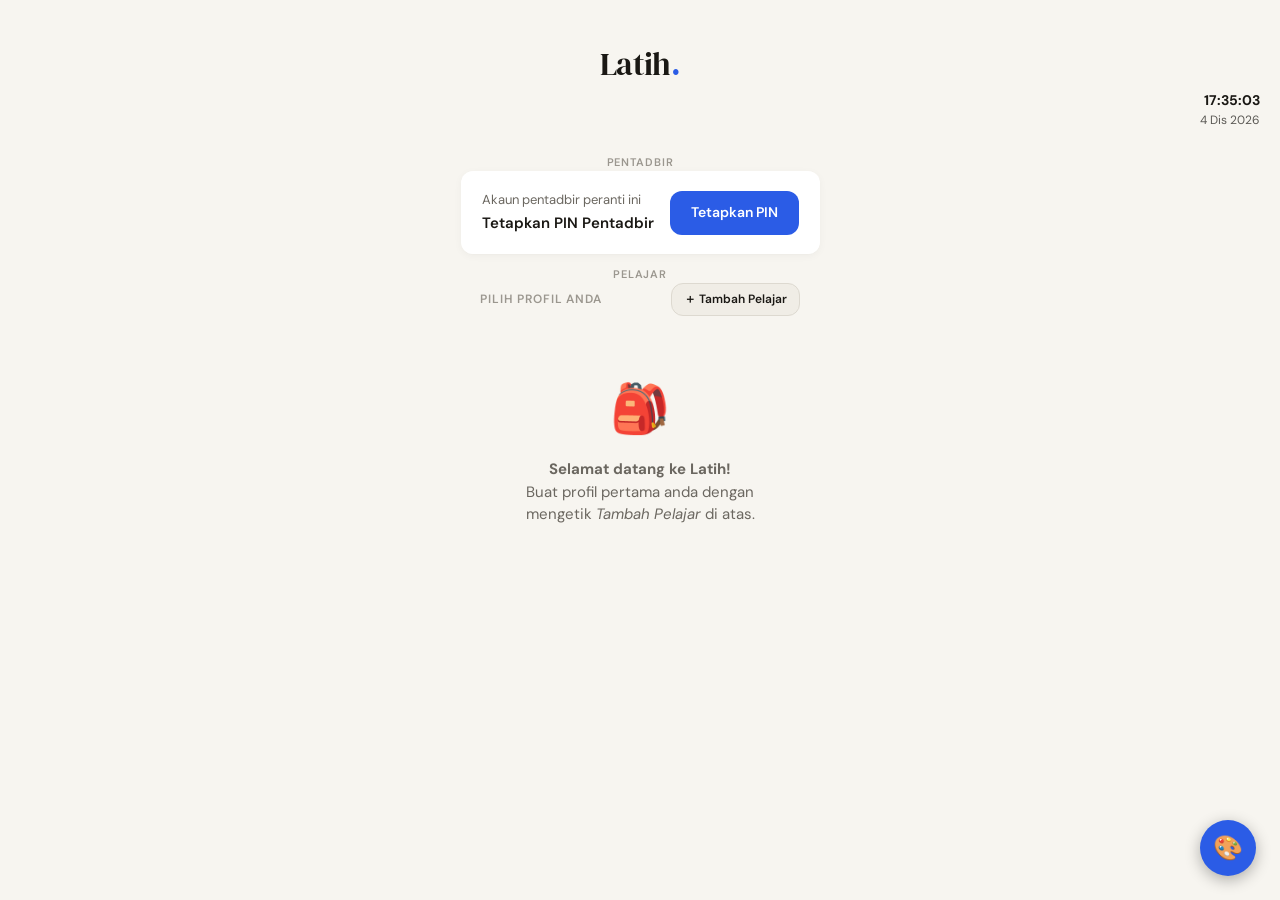
<file: app.html>
<!DOCTYPE html>
<html lang="ms">
<head>
  <meta charset="UTF-8">
  <meta name="viewport" content="width=device-width, initial-scale=1, maximum-scale=1">
  <title>Latih — Pelajar</title>
  <meta name="description" content="Latih — aplikasi latihan pelajar sekolah rendah Malaysia.">
  <link rel="stylesheet" href="assets/css/bootstrap.min.css">
  <link rel="stylesheet" href="assets/css/latih.css?v=2">
  <style>
    /* ── App layout ─────────────────────────────────────── */
    .student-app {
      display: flex;
      flex-direction: column;
      min-height: 100vh;
      background: var(--bg);
    }

    /* ── Top bar ─────────────────────────────────────────── */
    .app-topbar {
      position: sticky;
      top: 0;
      z-index: 50;
      height: 56px;
      background: var(--surface);
      border-bottom: 1px solid var(--border);
      display: flex;
      align-items: center;
      padding: 0 16px;
      gap: 12px;
    }
    .app-topbar-logo {
      font-family: 'DM Serif Display', serif;
      font-size: 1.3rem;
      color: var(--text);
      flex: 1;
    }
    .app-topbar-logo span { color: var(--accent); }
    .app-user-info {
      display: flex;
      align-items: center;
      gap: 8px;
      font-size: 13px;
      font-weight: 600;
      color: var(--text);
    }
    .logout-btn {
      background: none;
      border: none;
      cursor: pointer;
      padding: 8px;
      color: var(--text3);
      font-size: 18px;
      border-radius: 8px;
      transition: background var(--transition), color var(--transition);
      min-width: 40px;
      min-height: 40px;
      display: flex;
      align-items: center;
      justify-content: center;
    }
    .logout-btn:hover { background: var(--surface2); color: var(--red); }

    /* ── Scrollable content area ─────────────────────────── */
    .app-content {
      flex: 1;
      overflow-y: auto;
      padding: 16px 16px 80px; /* 80px = bottom nav height + gap */
    }

    /* ── Section panels ──────────────────────────────────── */
    .app-section { display: none; animation: fadeIn 0.15s ease; }
    .app-section.active { display: block; }

    /* ── Bottom nav ──────────────────────────────────────── */
    .app-bottom-nav {
      position: fixed;
      bottom: 0;
      left: 0;
      right: 0;
      height: 64px;
      background: var(--surface);
      border-top: 1px solid var(--border);
      display: flex;
      align-items: stretch;
      z-index: 100;
    }
    .nav-tab {
      flex: 1;
      display: flex;
      flex-direction: column;
      align-items: center;
      justify-content: center;
      gap: 3px;
      cursor: pointer;
      color: var(--text3);
      font-size: 10px;
      font-weight: 600;
      text-transform: uppercase;
      letter-spacing: 0.04em;
      padding: 6px 2px;
      transition: color var(--transition), background var(--transition);
      -webkit-tap-highlight-color: transparent;
      user-select: none;
      min-height: 44px;
      border: none;
      background: transparent;
      font-family: 'DM Sans', sans-serif;
    }
    .nav-tab:hover    { background: var(--surface2); }
    .nav-tab.active   { color: var(--accent); }
    .nav-tab .nav-ico { font-size: 20px; line-height: 1; }

    /* Active tab bottom indicator */
    .nav-tab.active::after {
      content: '';
      display: block;
      position: absolute;
      bottom: 0;
      width: 24px;
      height: 3px;
      background: var(--accent);
      border-radius: 3px 3px 0 0;
    }
    .nav-tab { position: relative; }

    /* ── Section headings ────────────────────────────────── */
    .section-head {
      margin-bottom: 16px;
    }
    .section-head h2 {
      font-family: 'DM Serif Display', serif;
      font-size: 1.4rem;
      color: var(--text);
      margin-bottom: 2px;
    }
    .section-head p {
      font-size: 13px;
      color: var(--text3);
    }

    /* ── Placeholder cards ───────────────────────────────── */
    .placeholder-card {
      background: var(--surface);
      border: 1.5px dashed var(--border);
      border-radius: 12px;
      padding: 40px 24px;
      text-align: center;
      color: var(--text3);
    }
    .placeholder-card .ph-icon { font-size: 2.5rem; margin-bottom: 10px; }
    .placeholder-card p { font-size: 13px; }

    /* ── Profile section ─────────────────────────────────── */
    .profile-card {
      background: var(--surface);
      backdrop-filter: blur(12px);
      border: 1px solid rgba(255, 255, 255, 0.4);
      border-radius: var(--radius);
      padding: 24px 20px;
      margin-bottom: 16px;
      box-shadow: var(--shadow);
      display: flex;
      align-items: center;
      gap: 16px;
      flex-wrap: wrap;
    }
    .profile-info h3 {
      font-family: 'DM Serif Display', serif;
      font-size: 1.2rem;
      margin-bottom: 4px;
    }
    .profile-info p {
      font-size: 13px;
      color: var(--text2);
    }

    /* Stats row */
    .profile-stats {
      display: grid;
      grid-template-columns: repeat(3, 1fr);
      gap: 10px;
      margin-bottom: 16px;
    }
    .profile-stat {
      background: var(--surface-glass);
      backdrop-filter: blur(8px);
      border: 1px solid rgba(255,255,255,0.4);
      border-radius: var(--radius);
      padding: 12px;
      text-align: center;
      box-shadow: var(--shadow);
      transition: all var(--transition);
    }
    .profile-stat:hover { transform: scale(1.05); background: var(--surface); }
    .profile-stat-val {
      font-family: 'DM Serif Display', serif;
      font-size: 1.4rem;
      color: var(--accent);
      line-height: 1;
    }
    .profile-stat-lbl {
      font-size: 11px;
      color: var(--text3);
      margin-top: 4px;
    }

    /* Grade history list */
    .grade-list-item {
      display: flex;
      align-items: center;
      gap: 12px;
      background: var(--surface);
      border: 1px solid var(--border);
      border-radius: var(--radius);
      padding: 12px 14px;
      margin-bottom: 8px;
    }
    .grade-circle {
      width: 40px;
      height: 40px;
      border-radius: 50%;
      display: flex;
      align-items: center;
      justify-content: center;
      font-weight: 700;
      font-size: 14px;
      flex-shrink: 0;
      border: 2px solid currentColor;
    }
    .grade-info { flex: 1; min-width: 0; }
    .grade-title { font-size: 13px; font-weight: 600; white-space: nowrap; overflow: hidden; text-overflow: ellipsis; }
    .grade-meta  { font-size: 11px; color: var(--text3); margin-top: 2px; }
    .grade-score { font-size: 13px; font-weight: 600; white-space: nowrap; }
  </style>
</head>
<body>

<div class="student-app">

  <!-- ── Top bar ─────────────────────────────────────────── -->
  <header class="app-topbar">
    <div class="app-topbar-logo">Latih<span>.</span></div>
    <div class="app-user-info">
      <div class="avatar avatar-sm" id="topbarAvatar" style="background:var(--accent);">–</div>
      <span id="topbarName">Pelajar</span>
    </div>
    <button class="logout-btn" onclick="confirmLogout()" title="Log keluar" aria-label="Log keluar">
      ↩
    </button>
  </header>

  <!-- ── Scrollable content ─────────────────────────────── -->
  <main class="app-content">

    <!-- LATIHAN ──────────────────────────────────────────── -->
    <section class="app-section active" id="sec-latihan">
      <div id="paperEngineMount">
        <!-- Phase 5 (paper-engine.js) mounts here -->
        <div class="section-head">
          <h2>Latihan</h2>
          <p>Pilih kertas untuk mula belajar.</p>
        </div>
        <div class="placeholder-card">
          <div class="ph-icon">📚</div>
          <p>Senarai kertas akan dipaparkan di sini (Fasa 5).</p>
        </div>
      </div>
    </section>

    <!-- PAPAN ────────────────────────────────────────────── -->
    <section class="app-section" id="sec-papan">
      <div id="leaderboardMount">
        <!-- Phase 6 (leaderboard.js) mounts here -->
        <div class="section-head">
          <h2>Papan Markah</h2>
          <p>Senarai pelajar terbaik.</p>
        </div>
        <div class="placeholder-card">
          <div class="ph-icon">🏆</div>
          <p>Papan markah akan dipaparkan di sini (Fasa 6).</p>
        </div>
      </div>
    </section>

    <!-- TUGASAN ──────────────────────────────────────────── -->
    <section class="app-section" id="sec-tugasan">
      <div id="kanbanMount">
        <!-- Phase 8 (kanban.js) mounts here -->
        <div class="section-head">
          <h2>Tugasan</h2>
          <p>Urus tugasan anda dengan papan Kanban.</p>
        </div>
        <div class="placeholder-card">
          <div class="ph-icon">📋</div>
          <p>Papan Kanban akan dipaparkan di sini (Fasa 8).</p>
        </div>
      </div>
    </section>

    <!-- PERINGATAN ────────────────────────────────────────── -->
    <section class="app-section" id="sec-peringatan">
      <div id="remindersMount">
        <!-- Phase 8 (reminders.js) mounts here -->
        <div class="section-head">
          <h2>Peringatan</h2>
          <p>Tetapkan peringatan untuk belajar.</p>
        </div>
        <div class="placeholder-card">
          <div class="ph-icon">🔔</div>
          <p>Peringatan akan dipaparkan di sini (Fasa 8).</p>
        </div>
      </div>
    </section>

    <!-- PROFIL ───────────────────────────────────────────── -->
    <section class="app-section" id="sec-profil">
      <div class="section-head">
        <h2>Profil Saya</h2>
      </div>

      <!-- Profile card -->
      <div class="profile-card">
        <div class="avatar avatar-xl" id="profileAvatar" style="background:var(--accent);">–</div>
        <div class="profile-info">
          <h3 id="profileName">–</h3>
          <p id="profileSchool" style="margin-bottom:4px;">–</p>
          <p><span class="badge-latih badge-accent" id="profileYear">–</span></p>
        </div>
      </div>

      <!-- Stats -->
      <div class="profile-stats" id="profileStats">
        <div class="profile-stat">
          <div class="profile-stat-val" id="statPapers">0</div>
          <div class="profile-stat-lbl">Kertas Dibuat</div>
        </div>
        <div class="profile-stat">
          <div class="profile-stat-val" id="statAvg">—</div>
          <div class="profile-stat-lbl">Purata %</div>
        </div>
        <div class="profile-stat">
          <div class="profile-stat-val" id="statBest" style="font-size:0.9rem;">—</div>
          <div class="profile-stat-lbl">Terbaik</div>
        </div>
      </div>

      <!-- Grade history -->
      <div style="margin-bottom:12px;display:flex;align-items:center;justify-content:space-between;">
        <div class="section-title">Rekod Gred Terkini</div>
        <span id="gradesPhaseNote" style="font-size:11px;color:var(--text3);"></span>
      </div>
      <div id="gradeHistoryList"></div>

      <!-- Phase 7 grade chart mount -->
      <div id="gradesMount" style="margin-top:16px;"></div>
    </section>

  </main><!-- /app-content -->

  <!-- ── Bottom navigation ──────────────────────────────── -->
  <nav class="app-bottom-nav" role="navigation" aria-label="Navigasi utama">
    <button class="nav-tab active" id="tab-latihan" onclick="switchTab('latihan')" aria-label="Latihan">
      <span class="nav-ico">📚</span>
      <span>Latihan</span>
    </button>
    <button class="nav-tab" id="tab-papan" onclick="switchTab('papan')" aria-label="Papan Markah">
      <span class="nav-ico">🏆</span>
      <span>Papan</span>
    </button>
    <button class="nav-tab" id="tab-tugasan" onclick="switchTab('tugasan')" aria-label="Tugasan">
      <span class="nav-ico">📋</span>
      <span>Tugasan</span>
    </button>
    <button class="nav-tab" id="tab-peringatan" onclick="switchTab('peringatan')" aria-label="Peringatan">
      <span class="nav-ico">🔔</span>
      <span>Peringatan</span>
    </button>
    <button class="nav-tab" id="tab-profil" onclick="switchTab('profil')" aria-label="Profil">
      <span class="nav-ico">👤</span>
      <span>Profil</span>
    </button>
  </nav>

</div><!-- /student-app -->

<!-- ── Confirm logout modal ───────────────────────────── -->
<div class="modal-overlay" id="logoutModal" onclick="handleModalBackdrop(event)">
  <div class="modal-box">
    <h2 class="modal-title">Log Keluar?</h2>
    <p class="modal-subtitle">Adakah anda pasti untuk log keluar?</p>
    <div style="display:flex;gap:10px;margin-top:20px;">
      <button class="btn-latih btn-danger" style="flex:1;" onclick="doLogout()">Log Keluar</button>
      <button class="btn-latih btn-ghost" onclick="closeModal('logoutModal')">Batal</button>
    </div>
  </div>
</div>

<!-- ── Scripts ─────────────────────────────────────────── -->
<script src="assets/js/bootstrap.bundle.min.js"></script>
<script src="assets/js/marked.min.js"></script>
<script src="assets/js/mermaid.min.js"></script>
<script src="assets/js/chart.min.js"></script>
<script src="assets/js/latih.js"></script>
<script src="modules/auth.js"></script>
<script src="modules/paper-engine.js"></script>
<script src="modules/leaderboard.js"></script>
<script src="modules/grade-chart.js"></script>
<script src="modules/kanban.js"></script>
<script src="modules/reminders.js"></script>

<script>
  /* ── Role guard ─────────────────────────────────────── */
  Store.requireRole('student');

  /* ── Current user ─────────────────────────────────── */
  const _uid   = Store.currentUser();
  const _users = Store.get('users') || {};
  const _me    = _users[_uid] || {};

  /* ══════════════════════════════════════════════════════
     TAB NAVIGATION
  ══════════════════════════════════════════════════════ */
  const TABS = ['latihan','papan','tugasan','peringatan','profil'];
  let _activeTab = 'latihan';

  function switchTab(name) {
    if (name === _activeTab) return;
    Sound.tap();
    _activeTab = name;

    TABS.forEach(t => {
      document.getElementById('sec-' + t).classList.toggle('active', t === name);
      document.getElementById('tab-' + t).classList.toggle('active', t === name);
    });

    // Lazy-init section modules (Phase 5, 6, 7, 8 will plug in here)
    if (name === 'profil')     renderProfil();
    if (name === 'papan'       && typeof Leaderboard !== 'undefined') Leaderboard.init('leaderboardMount');
    if (name === 'tugasan'     && typeof Kanban      !== 'undefined') Kanban.init('kanbanMount');
    if (name === 'peringatan'  && typeof Reminders   !== 'undefined') Reminders.init('remindersMount');
    if (name === 'latihan'     && typeof PaperEngine !== 'undefined') PaperEngine.init('paperEngineMount');

    // Scroll back to top on tab change
    document.querySelector('.app-content').scrollTo({ top: 0, behavior: 'smooth' });
  }

  /* ══════════════════════════════════════════════════════
     TOP BAR
  ══════════════════════════════════════════════════════ */
  function initTopbar() {
    if (!_me.name) return;
    document.getElementById('topbarName').textContent   = _me.name.split(' ')[0]; // first name only
    document.getElementById('topbarAvatar').textContent = getInitials(_me.name);
    document.getElementById('topbarAvatar').style.background = _me.avatar_color || 'var(--accent)';
  }

  /* ══════════════════════════════════════════════════════
     PROFIL SECTION
  ══════════════════════════════════════════════════════ */
  function renderProfil() {
    // Avatar + identity
    document.getElementById('profileName').textContent   = _me.name   || '—';
    document.getElementById('profileSchool').textContent = _me.school  || '—';
    document.getElementById('profileYear').textContent   = _me.year ? 'Tahun ' + _me.year : '—';
    document.getElementById('profileAvatar').textContent = _me.name ? getInitials(_me.name) : '?';
    document.getElementById('profileAvatar').style.background = _me.avatar_color || 'var(--accent)';

    // Grade stats
    const grades = Store.get('grades_' + _uid) || [];
    document.getElementById('statPapers').textContent = grades.length;

    if (grades.length) {
      const avg = Math.round(grades.reduce((s, g) => s + g.pct, 0) / grades.length);
      document.getElementById('statAvg').textContent = avg + '%';

      // Best subject
      const subMap = {};
      grades.forEach(g => {
        subMap[g.subject] = subMap[g.subject] || [];
        subMap[g.subject].push(g.pct);
      });
      const best = Object.entries(subMap)
        .map(([s, ps]) => ({ s, avg: ps.reduce((a, b) => a + b, 0) / ps.length }))
        .sort((a, b) => b.avg - a.avg)[0];
      document.getElementById('statBest').textContent = best ? best.s : '—';
    } else {
      document.getElementById('statAvg').textContent  = '—';
      document.getElementById('statBest').textContent = '—';
    }

    // Grade history list (last 10)
    const list = document.getElementById('gradeHistoryList');
    list.innerHTML = '';
    if (!grades.length) {
      list.innerHTML = `<div style="text-align:center;color:var(--text3);padding:24px 0;font-size:13px;">
        Belum ada rekod gred. Mula buat latihan! 🎯</div>`;
      return;
    }

    const papers   = Store.get('papers') || {};
    const recent   = [...grades].reverse().slice(0, 10);
    recent.forEach(g => {
      const gInfo  = getGrade(g.pct);
      const paper  = papers[g.paper_id];
      const title  = paper?.title || g.paper_id || 'Kertas';
      const date   = g.date ? g.date.slice(0, 10) : '—';
      const item   = document.createElement('div');
      item.className = 'grade-list-item';
      item.innerHTML = `
        <div class="grade-circle" style="color:${gInfo.color};">${gInfo.grade}</div>
        <div class="grade-info">
          <div class="grade-title">${escHtml(title)}</div>
          <div class="grade-meta">${escHtml(g.subject || '—')} · ${date}</div>
        </div>
        <div class="grade-score" style="color:${gInfo.color};">${g.score}/${g.max}</div>`;
      list.appendChild(item);
    });

    // Phase 7: grade chart will mount into #gradesMount
    document.getElementById('gradesPhaseNote').textContent = grades.length > 0 ? `${grades.length} rekod` : '';
    if (typeof GradeChart !== 'undefined') GradeChart.init('gradesMount', _uid);
  }

  /* ══════════════════════════════════════════════════════
     LOGOUT
  ══════════════════════════════════════════════════════ */
  function confirmLogout() {
    Sound.tap();
    openModal('logoutModal');
  }
  function doLogout() {
    Store.del('session');
    location.href = 'index.html';
  }

  /* ══════════════════════════════════════════════════════
     MODAL HELPERS
  ══════════════════════════════════════════════════════ */
  function openModal(id)  { document.getElementById(id).classList.add('visible'); }
  function closeModal(id) { document.getElementById(id).classList.remove('visible'); }
  function handleModalBackdrop(e) { if (e.target === e.currentTarget) closeModal(e.currentTarget.id); }

  document.addEventListener('keydown', e => {
    if (e.key === 'Escape') closeModal('logoutModal');
  });

  /* ══════════════════════════════════════════════════════
     INIT
  ══════════════════════════════════════════════════════ */
  (function init() {
    initTopbar();
    // Phase 5: PaperEngine will be initialised here when available
    if (typeof PaperEngine !== 'undefined') PaperEngine.init('paperEngineMount');
  })();
</script>
</body>
</html>
</file>
<file: assets/css/themes.css>
/* 
   assets/css/themes.css 
   Latih Multiverse — Theme Definitions
*/

/* ══════════════════════════════════════════════════════════
   1. SCI-FI ACADEMY (Space Theme)
   ══════════════════════════════════════════════════════════ */
.theme-scifi {
  --bg: #050b1a;
  --surface: rgba(10, 25, 47, 0.8);
  --surface2: rgba(20, 40, 70, 0.9);
  --border: rgba(0, 242, 255, 0.3);
  --text: #e0f2fe;
  --text2: #94a3b8;
  --text3: #64748b;
  --accent: #00f2ff;
  --accent-soft: rgba(0, 242, 255, 0.1);
}

.theme-scifi body {
  background: var(--bg);
  background-image: 
    radial-gradient(circle at 20% 30%, rgba(43, 92, 230, 0.1) 0%, transparent 40%),
    radial-gradient(circle at 80% 70%, rgba(124, 58, 237, 0.1) 0%, transparent 40%);
  animation: bgPulse 8s infinite alternate;
}

.theme-scifi .live-clock-time {
  color: var(--accent);
  text-shadow: 0 0 10px rgba(0, 242, 255, 0.5);
  font-family: monospace;
}

@keyframes bgPulse {
  from { opacity: 0.8; }
  to { opacity: 1; }
}

.theme-scifi .card-latih, 
.theme-scifi .glass-panel,
.theme-scifi .student-card {
  box-shadow: 0 0 15px rgba(0, 242, 255, 0.2);
  border: 1px solid var(--accent);
}

.theme-scifi .btn-primary {
  background: var(--accent);
  color: #050b1a;
  box-shadow: 0 0 10px var(--accent);
  text-transform: uppercase;
  font-weight: 800;
}

/* ══════════════════════════════════════════════════════════
   2. LCAR (Star Trek Inspired)
   ══════════════════════════════════════════════════════════ */
.theme-lcar {
  --bg: #000;
  --surface: #111;
  --accent: #ff9900; /* LCARS Gold */
  --accent2: #cc99cc; /* LCARS Purple */
  --accent3: #99ccff; /* LCARS Blue */
  --text: #fff;
  --radius: 20px;
}

.theme-lcar body {
  font-family: 'Antonio', 'Arial Narrow', sans-serif;
  background: #000;
}

.theme-lcar .live-clock-time {
  color: var(--accent2);
  font-family: 'Antonio', sans-serif;
  font-size: 1.2rem !important;
}

.theme-lcar .btn-latih {
  border-radius: 40px;
  background: var(--accent);
  color: #000;
  font-weight: bold;
  border-left: 15px solid rgba(0,0,0,0.2);
}

.theme-lcar .sidebar {
  border-right: 4px solid var(--accent2);
  background: #000;
}

.theme-lcar .card-latih {
  border: none;
  border-left: 10px solid var(--accent3);
  border-radius: 4px 20px 20px 4px;
}

/* ══════════════════════════════════════════════════════════
   3. ASCII RETRO (Terminal Theme)
   ══════════════════════════════════════════════════════════ */
.theme-ascii {
  --bg: #0a0a0a;
  --text: #00ff41; /* Matrix Green */
  --surface: #111;
  --border: #00ff41;
  --accent: #00ff41;
}

.theme-ascii body {
  font-family: 'Courier New', Courier, monospace;
  background: #000;
}

.theme-ascii .live-clock-time {
  color: var(--accent);
  background: rgba(0, 255, 65, 0.1);
  padding: 2px 6px;
  border: 1px solid var(--accent);
}

.theme-ascii body::after {
  content: "";
  position: fixed;
  top: 0; left: 0; width: 100%; height: 100%;
  background: repeating-linear-gradient(0deg, rgba(0,0,0,0.1), rgba(0,0,0,0.1) 1px, transparent 1px, transparent 2px);
  pointer-events: none;
  z-index: 9999;
}

.theme-ascii .card-latih,
.theme-ascii .student-card {
  border: 1px solid var(--accent);
  background: #000;
  border-radius: 0;
  box-shadow: none;
}

.theme-ascii .btn-latih {
  border-radius: 0;
  background: #000;
  color: var(--accent);
  border: 1px solid var(--accent);
}

.theme-ascii .btn-latih:hover {
  background: var(--accent);
  color: #000;
}

.theme-ascii .avatar {
  border-radius: 0;
  border: 1px solid var(--accent);
}

/* ══════════════════════════════════════════════════════════
   FLOATING ACTION BUTTON (FAB)
   ══════════════════════════════════════════════════════════ */
.theme-fab {
  position: fixed;
  bottom: 24px;
  right: 24px;
  width: 56px;
  height: 56px;
  border-radius: 50%;
  background: var(--accent);
  color: #fff;
  border: none;
  box-shadow: 0 4px 15px rgba(0,0,0,0.3);
  display: flex;
  align-items: center;
  justify-content: center;
  font-size: 24px;
  cursor: pointer;
  z-index: 1000;
  transition: transform 0.3s cubic-bezier(0.175, 0.885, 0.32, 1.275), box-shadow 0.3s;
  animation: levitate 3s ease-in-out infinite;
}

.theme-fab:hover {
  transform: scale(1.1);
  box-shadow: 0 8px 25px rgba(0,0,0,0.4);
}

.theme-fab:active {
  transform: scale(0.9);
}

@keyframes levitate {
  0%, 100% { transform: translateY(0); }
  50% { transform: translateY(-10px); }
}

/* Theme specifics for FAB */
.theme-scifi .theme-fab {
  background: rgba(0, 242, 255, 0.2);
  backdrop-filter: blur(10px);
  border: 2px solid var(--accent);
  box-shadow: 0 0 20px rgba(0, 242, 255, 0.5);
}

.theme-lcar .theme-fab {
  border-radius: 12px;
  background: var(--accent2);
  border-right: 8px solid rgba(0,0,0,0.2);
}

.theme-ascii .theme-fab {
  border-radius: 0;
  background: #000;
  border: 2px solid var(--accent);
  animation: none;
}

/* ══════════════════════════════════════════════════════════
   TRANSITIONS & AI TUTOR
   ══════════════════════════════════════════════════════════ */
.section-warp {
  animation: warpIn 0.6s cubic-bezier(0.23, 1, 0.32, 1) both;
}

@keyframes warpIn {
  0% { opacity: 0; transform: scale(1.05) translateY(10px); filter: blur(10px); }
  100% { opacity: 1; transform: scale(1) translateY(0); filter: blur(0); }
}

.ai-tutor {
  position: fixed;
  bottom: 100px;
  right: 20px;
  width: 60px;
  height: 60px;
  cursor: pointer;
  z-index: 999;
  animation: floatMascot 4s ease-in-out infinite;
}

.ai-tutor img {
  width: 100%;
  height: 100%;
  object-fit: contain;
  filter: drop-shadow(0 0 10px var(--accent));
}

.ai-bubble {
  position: absolute;
  right: 70px;
  bottom: 20px;
  background: var(--surface2);
  border: 1px solid var(--accent);
  color: var(--text);
  padding: 8px 12px;
  border-radius: 12px 12px 0 12px;
  font-size: 11px;
  white-space: nowrap;
  opacity: 0;
  transform: translateX(10px);
  transition: 0.3s;
  pointer-events: none;
  box-shadow: 0 4px 15px rgba(0,0,0,0.3);
}

.ai-tutor:hover .ai-bubble {
  opacity: 1;
  transform: translateX(0);
}

@keyframes floatMascot {
  0%, 100% { transform: translateY(0) rotate(0deg); }
  50% { transform: translateY(-15px) rotate(5deg); }
}
</file>
<file: assets/css/latih.css>
/* ============================================================
   latih.css — Project Latih shared styles
   Bootstrap is loaded separately for grid/utilities only.
   All component styles live here.
   ============================================================ */

/* ── Google Fonts ─────────────────────────────────────────── */
@import url('https://fonts.googleapis.com/css2?family=DM+Serif+Display&family=DM+Sans:wght@400;500;600&family=JetBrains+Mono:wght@400;500&display=swap');

/* ── Design Tokens ───────────────────────────────────────── */
:root {
  --bg:           #F7F5F0;
  --surface:      rgba(255, 255, 255, 0.95);
  --surface-glass: rgba(255, 255, 255, 0.7);
  --surface2:     #F0EDE6;
  --border:       #DDD9D0;
  --text:         #1A1814;
  --text2:        #6B6760;
  --text3:        #9B978F;
  --accent:       #2B5CE6;
  --accent-soft:  #EBF0FD;
  --green:        #1A7A4A;
  --green-soft:   #E6F5EE;
  --red:          #C0392B;
  --red-soft:     #FDEEEC;
  --amber:        #B45309;
  --amber-soft:   #FEF3C7;
  --radius:       12px;
  --shadow:       0 2px 8px rgba(0,0,0,0.04), 0 1px 2px rgba(0,0,0,0.02);
  --shadow-md:    0 10px 25px rgba(0,0,0,0.06), 0 4px 10px rgba(0,0,0,0.04);
  --shadow-lg:    0 20px 48px rgba(0,0,0,0.12), 0 8px 16px rgba(0,0,0,0.08);
  --transition:   0.24s cubic-bezier(0.4, 0, 0.2, 1);
}

/* ── Reset & Base ────────────────────────────────────────── */
*, *::before, *::after { box-sizing: border-box; margin: 0; padding: 0; }

html {
  min-height: 100%;
  -webkit-text-size-adjust: 100%;
}

body {
  font-family: 'DM Sans', sans-serif;
  font-size: 15px;
  line-height: 1.55;
  background: var(--bg);
  color: var(--text);
  min-width: 375px;
}

h1, h2, h3, h4, h5, h6 {
  font-family: 'DM Serif Display', serif;
  line-height: 1.2;
}

a { color: var(--accent); text-decoration: none; }
a:hover { text-decoration: underline; }

img { max-width: 100%; display: block; }

/* ── Typography helpers ──────────────────────────────────── */
.text-accent   { color: var(--accent);  }
.text-green    { color: var(--green);   }
.text-red      { color: var(--red);     }
.text-amber    { color: var(--amber);   }
.text-muted    { color: var(--text2);   }
.text-dim      { color: var(--text3);   }
.font-sans     { font-family: 'DM Sans', sans-serif; }
.font-serif    { font-family: 'DM Serif Display', serif; }
.font-mono     { font-family: 'JetBrains Mono', monospace; }
.fw-medium     { font-weight: 500; }
.fw-semibold   { font-weight: 600; }

/* ── Logo ─────────────────────────────────────────────────── */
.latih-logo {
  font-family: 'DM Serif Display', serif;
  font-size: 2rem;
  color: var(--text);
  letter-spacing: -0.02em;
}
.latih-logo span { color: var(--accent); }
.latih-tagline {
  font-size: 0.8rem;
  color: var(--text3);
  font-style: italic;
  margin-top: 2px;
}

/* ── Buttons ─────────────────────────────────────────────── */
.btn-latih {
  display: inline-flex;
  align-items: center;
  justify-content: center;
  gap: 6px;
  font-family: 'DM Sans', sans-serif;
  font-size: 14px;
  font-weight: 600;
  padding: 10px 20px;
  border-radius: var(--radius);
  border: 1.5px solid transparent;
  cursor: pointer;
  min-height: 44px;
  transition: all var(--transition);
  user-select: none;
  white-space: nowrap;
}

.btn-latih:hover {
  transform: translateY(-2px);
  filter: brightness(1.08);
  box-shadow: var(--shadow-md);
}

.btn-latih:active {
  transform: translateY(0) scale(0.96);
}

.btn-primary {
  background: var(--accent);
  color: #fff;
}
.btn-primary:hover { background: #1e47cc; box-shadow: 0 2px 8px rgba(43,92,230,0.25); }

.btn-secondary {
  background: var(--surface2);
  color: var(--text);
  border: 1px solid var(--border);
}
.btn-secondary:hover { background: var(--border); }

.btn-ghost {
  background: transparent;
  color: var(--text2);
  border: 1px solid var(--border);
}
.btn-ghost:hover { background: var(--surface2); color: var(--text); }

.btn-danger {
  background: var(--red-soft);
  color: var(--red);
  border: 1px solid rgba(192,57,43,0.2);
}
.btn-danger:hover { background: var(--red); color: #fff; }

.btn-success {
  background: var(--green-soft);
  color: var(--green);
  border: 1px solid rgba(26,122,74,0.2);
}
.btn-success:hover { background: var(--green); color: #fff; }

.btn-sm {
  font-size: 12px;
  padding: 6px 12px;
  min-height: 32px;
}

.btn-icon {
  padding: 8px;
  width: 40px;
  height: 40px;
  border-radius: var(--radius);
  background: transparent;
  border: 1px solid var(--border);
  cursor: pointer;
  display: inline-flex;
  align-items: center;
  justify-content: center;
  transition: background var(--transition);
  font-size: 16px;
  color: var(--text2);
}
.btn-icon:hover { background: var(--surface2); color: var(--text); }

/* ── Cards ───────────────────────────────────────────────── */
.card-latih {
  background: var(--surface);
  border: 1px solid var(--border);
  border-radius: var(--radius);
  box-shadow: var(--shadow);
  padding: 20px;
}

.card-latih-hover {
  background: var(--surface);
  border: 1px solid var(--border);
  border-radius: var(--radius);
  box-shadow: var(--shadow);
  padding: 20px;
  cursor: pointer;
  transition: box-shadow var(--transition), border-color var(--transition), transform var(--transition);
}
.card-latih-hover:hover {
  box-shadow: var(--shadow-md);
  border-color: var(--accent);
  transform: translateY(-1px);
}
.card-latih-hover:active { transform: scale(0.98); }

/* ── Avatar ──────────────────────────────────────────────── */
.avatar {
  width: 52px;
  height: 52px;
  border-radius: 50%;
  display: flex;
  align-items: center;
  justify-content: center;
  font-weight: 700;
  font-size: 1.1rem;
  color: #fff;
  flex-shrink: 0;
  font-family: 'DM Sans', sans-serif;
}
.avatar-sm { width: 36px; height: 36px; font-size: 0.8rem; }
.avatar-lg { width: 72px; height: 72px; font-size: 1.5rem; }
.avatar-xl { width: 96px; height: 96px; font-size: 2rem; }

/* ── Student profile card ────────────────────────────────── */
.student-card {
  background: var(--surface);
  border: 2px solid var(--border);
  border-radius: 14px;
  padding: 20px 14px;
  text-align: center;
  cursor: pointer;
  transition: border-color var(--transition), box-shadow var(--transition), transform var(--transition);
  display: flex;
  flex-direction: column;
  align-items: center;
  gap: 10px;
  min-height: 44px;
}
.student-card:hover {
  border-color: var(--accent);
  box-shadow: 0 4px 16px rgba(43,92,230,0.14);
  transform: translateY(-2px);
}
.student-card:active { transform: scale(0.97); }
.student-card .student-name {
  font-weight: 600;
  font-size: 14px;
  color: var(--text);
  line-height: 1.3;
}
.student-card .student-meta {
  font-size: 12px;
  color: var(--text3);
}

/* ── Badges ──────────────────────────────────────────────── */
.badge-latih {
  display: inline-block;
  font-size: 11px;
  font-weight: 600;
  padding: 3px 8px;
  border-radius: 6px;
  white-space: nowrap;
  font-family: 'DM Sans', sans-serif;
}

.container {
    max-width: 100%;
    padding: 0 15px;
}

.table-responsive {
    overflow-x: auto;
    -webkit-overflow-scrolling: touch;
}

.badge-accent {
    background: var(--accent-soft);
    color: var(--accent);
}

.badge-green {
    background: var(--green-soft);
    color: var(--green);
}

.badge-red {
    background: var(--red-soft);
    color: var(--red);
}

.badge-amber {
    background: var(--amber-soft);
    color: var(--amber);
}

.badge-surface {
    background: var(--surface2);
    color: var(--text2);
}

/* ── Forms ───────────────────────────────────────────────── */
.form-latih {
    display: flex;
    flex-direction: column;
    gap: 14px;
}

.form-group {
    display: flex;
    flex-direction: column;
    gap: 5px;
}

.form-label {
    font-size: 13px;
    font-weight: 600;
    color: var(--text2);
}

.form-control-latih {
    width: 100%;
    padding: 10px 14px;
    border: 1.5px solid var(--border);
    border-radius: var(--radius);
    font-family: 'DM Sans', sans-serif;
    font-size: 15px;
    color: var(--text);
    background: var(--surface);
    transition: border-color var(--transition), box-shadow var(--transition);
    outline: none;
    min-height: 44px;
}

.form-control-latih:focus {
    border-color: var(--accent);
    box-shadow: 0 0 0 3px rgba(43, 92, 230, 0.12);
}

.form-control-latih::placeholder {
    color: var(--text3);
}

select.form-control-latih {
    appearance: none;
    -webkit-appearance: none;
    background-image: url("data:image/svg+xml,%3Csvg xmlns='http://www.w3.org/2000/svg' width='12' height='8' viewBox='0 0 12 8'%3E%3Cpath d='M1 1l5 5 5-5' stroke='%236B6760' stroke-width='1.5' fill='none' stroke-linecap='round'/%3E%3C/svg%3E");
    background-repeat: no-repeat;
    background-position: right 14px center;
    padding-right: 36px;
}

/* Colour swatch picker */
.colour-swatches {
    display: flex;
    flex-wrap: wrap;
    gap: 8px;
}

.colour-swatch {
    width: 32px;
    height: 32px;
    border-radius: 50%;
    border: 3px solid transparent;
    cursor: pointer;
    transition: transform var(--transition), border-color var(--transition);
}

.colour-swatch:hover {
    transform: scale(1.15);
}

.colour-swatch.selected {
    border-color: var(--text);
    transform: scale(1.1);
}

/* PIN input row */
.pin-row {
    display: flex;
    gap: 10px;
    justify-content: center;
}

.pin-digit {
    width: 56px;
    height: 64px;
    text-align: center;
    font-size: 1.6rem;
    font-weight: 700;
    border: 2px solid var(--border);
    border-radius: var(--radius);
    background: var(--surface);
    color: var(--text);
    font-family: 'JetBrains Mono', monospace;
    transition: border-color var(--transition), box-shadow var(--transition);
    outline: none;
}

.pin-digit:focus {
    border-color: var(--accent);
    box-shadow: 0 0 0 3px rgba(43, 92, 230, 0.12);
}

/* ── Modals ──────────────────────────────────────────────── */
.modal-overlay {
    position: fixed;
    inset: 0;
    background: rgba(26, 24, 20, 0.45);
    backdrop-filter: blur(3px);
    display: flex;
    align-items: center;
    justify-content: center;
    z-index: 1000;
    padding: 20px;
    opacity: 0;
    pointer-events: none;
    transition: opacity var(--transition);
}

.modal-overlay.visible {
    opacity: 1;
    pointer-events: all;
}

.modal-box {
    background: var(--surface);
    backdrop-filter: blur(16px);
    border-radius: 20px;
    box-shadow: var(--shadow-lg);
    border: 1px solid rgba(255, 255, 255, 0.4);
    padding: 32px 28px;
    width: 100%;
    max-width: 440px;
    transform: translateY(16px) scale(0.98);
    transition: transform var(--transition);
}

.modal-overlay.visible .modal-box {
    transform: translateY(0) scale(1);
}

.modal-title {
    font-family: 'DM Serif Display', serif;
    font-size: 1.3rem;
    color: var(--text);
    margin-bottom: 6px;
}

.modal-subtitle {
    font-size: 13px;
    color: var(--text2);
    margin-bottom: 22px;
}

/* ── Page layout — Login ─────────────────────────────────── */
.login-page {
    min-height: 100vh;
    display: flex;
    flex-direction: column;
}

.login-header {
    text-align: center;
    padding: 40px 20px 24px;
}

.login-divider {
    display: flex;
    align-items: center;
    gap: 12px;
    padding: 0 20px;
    margin: 8px 0;
}

.login-divider::before,
.login-divider::after {
    content: '';
    flex: 1;
    height: 1px;
    background: var(--border);
}

.login-divider-label {
    font-size: 11px;
    font-weight: 600;
    color: var(--text3);
    text-transform: uppercase;
    letter-spacing: 0.08em;
}

/* Admin section */
.admin-section {
    padding: 16px 20px;
    max-width: 1200px;
    margin: 0 auto;
    width: 100%;
}

/* Student section */
.student-section {
    padding: 16px 20px 40px;
    max-width: 820px;
    margin: 0 auto;
    width: 100%;
    flex: 1;
}

.student-section-header {
    display: flex;
    align-items: center;
    justify-content: space-between;
    margin-bottom: 16px;
    flex-wrap: wrap;
    gap: 10px;
}

.section-title {
    font-size: 12px;
    font-weight: 600;
    color: var(--text3);
    text-transform: uppercase;
    letter-spacing: 0.08em;
}

/* Student grid */
.student-grid {
    display: grid;
    grid-template-columns: repeat(auto-fill, minmax(130px, 1fr));
    gap: 14px;
}

/* Onboarding empty state */
.onboarding-empty {
    text-align: center;
    padding: 40px 20px;
    color: var(--text2);
}

.onboarding-empty .onboarding-icon {
    font-size: 3rem;
    margin-bottom: 12px;
}

.onboarding-empty p {
    font-size: 15px;
    max-width: 280px;
    margin: 0 auto;
    line-height: 1.5;
}

/* Add student inline form */
.add-student-form {
    background: var(--surface);
    border: 1.5px solid var(--accent);
    border-radius: 14px;
    padding: 20px;
    margin-top: 16px;
    animation: slideDown 0.18s ease;
}

@keyframes slideDown {
    from {
        opacity: 0;
        transform: translateY(-8px);
    }

    to {
        opacity: 1;
        transform: translateY(0);
    }
}

/* ── Sidebar / Admin layout ──────────────────────────────── */
.app-shell {
    display: flex;
    min-height: 100vh;
}

.sidebar {
    width: 220px;
    background: var(--surface);
    border-right: 1px solid var(--border);
    display: flex;
    flex-direction: column;
    flex-shrink: 0;
    position: fixed;
    top: 0;
    left: 0;
    height: 100vh;
    z-index: 100;
    transition: transform var(--transition);
}

.sidebar-logo {
    padding: 24px 20px 16px;
    border-bottom: 1px solid var(--border);
}

.sidebar-nav {
    flex: 1;
    padding: 12px 10px;
    display: flex;
    flex-direction: column;
    gap: 2px;
    overflow-y: auto;
}

.sidebar-item {
    display: flex;
    align-items: center;
    gap: 10px;
    padding: 10px 14px;
    border-radius: var(--radius);
    cursor: pointer;
    font-size: 14px;
    font-weight: 500;
    color: var(--text2);
    transition: background var(--transition), color var(--transition);
    user-select: none;
    min-height: 44px;
}

.sidebar-item:hover {
    background: var(--surface2);
    color: var(--text);
}

.sidebar-item.active {
    background: var(--accent-soft);
    color: var(--accent);
    font-weight: 600;
}

.sidebar-icon {
    font-size: 16px;
    width: 20px;
    text-align: center;
}

.main-content {
    margin-left: 220px;
    flex: 1;
    min-height: 100vh;
    display: flex;
    flex-direction: column;
}

.topbar {
    height: 56px;
    background: var(--surface);
    border-bottom: 1px solid var(--border);
    display: flex;
    align-items: center;
    justify-content: space-between;
    padding: 0 24px;
    position: sticky;
    top: 0;
    z-index: 50;
}

.page-content {
    padding: 24px;
    flex: 1;
}

/* Hamburger */
.hamburger-btn {
    display: none;
    background: none;
    border: none;
    cursor: pointer;
    padding: 8px;
    color: var(--text2);
    font-size: 20px;
}

@media (max-width: 767px) {
    .sidebar {
        transform: translateX(-100%);
    }

    .sidebar.open {
        transform: translateX(0);
    }

    .sidebar-backdrop {
        display: none;
        position: fixed;
        inset: 0;
        background: rgba(0, 0, 0, 0.3);
        z-index: 99;
    }

    .sidebar-backdrop.active {
        display: block;
    }

    .main-content {
        margin-left: 0;
    }

    .hamburger-btn {
        display: flex;
    }

    .page-content {
        padding: 16px;
    }
}

/* ── Bottom navigation (student app) ─────────────────────── */
.bottom-nav {
    position: fixed;
    bottom: 0;
    left: 0;
    right: 0;
    height: 64px;
    background: var(--surface);
    border-top: 1px solid var(--border);
    display: flex;
    align-items: stretch;
    z-index: 100;
}

.bottom-nav-item {
    flex: 1;
    display: flex;
    flex-direction: column;
    align-items: center;
    justify-content: center;
    gap: 3px;
    cursor: pointer;
    transition: color var(--transition), background var(--transition);
    color: var(--text3);
    font-size: 11px;
    font-weight: 500;
    padding: 6px 4px;
    min-height: 44px;
    -webkit-tap-highlight-color: transparent;
}

.bottom-nav-item:hover {
    background: var(--surface2);
}

.bottom-nav-item.active {
    color: var(--accent);
}

.bottom-nav-item .nav-icon {
    font-size: 20px;
}

.app-page {
    padding-bottom: 80px;
}

/* ── Section panels ──────────────────────────────────────── */
.section-panel {
    display: none;
    animation: fadeIn 0.15s ease;
}

.section-panel.active {
    display: block;
}

@keyframes fadeIn {
    from {
        opacity: 0;
        transform: translateY(4px);
    }

    to {
        opacity: 1;
        transform: translateY(0);
    }
}

/* ── Tables ──────────────────────────────────────────────── */
.table-latih {
    width: 100%;
    border-collapse: collapse;
    font-size: 14px;
}

.table-latih th {
    text-align: left;
    padding: 10px 14px;
    font-size: 12px;
    font-weight: 600;
    color: var(--text3);
    text-transform: uppercase;
    letter-spacing: 0.05em;
    border-bottom: 1px solid var(--border);
}

.table-latih td {
    padding: 12px 14px;
    border-bottom: 1px solid var(--surface2);
    vertical-align: middle;
}

.table-latih tr:last-child td {
    border-bottom: none;
}

.table-latih tbody tr:hover {
    background: var(--surface2);
}

/* ── Paper cards ─────────────────────────────────────────── */
.paper-card {
    background: var(--surface);
    border: 1px solid var(--border);
    border-radius: 12px;
    padding: 16px;
    cursor: pointer;
    transition: box-shadow var(--transition), border-color var(--transition), transform var(--transition);
}

.paper-card:hover {
    box-shadow: var(--shadow-md);
    border-color: var(--accent);
    transform: translateY(-1px);
}

.paper-card:active {
    transform: scale(0.98);
}

.paper-card-title {
    font-weight: 600;
    font-size: 14px;
    margin-bottom: 8px;
    color: var(--text);
}

.paper-card-meta {
    display: flex;
    flex-wrap: wrap;
    gap: 6px;
    font-size: 12px;
    color: var(--text3);
}

/* ── Filter chips ────────────────────────────────────────── */
.chip-row {
    display: flex;
    flex-wrap: wrap;
    gap: 8px;
    margin-bottom: 16px;
}

.chip {
    display: inline-flex;
    align-items: center;
    padding: 6px 14px;
    border-radius: 20px;
    font-size: 13px;
    font-weight: 500;
    cursor: pointer;
    border: 1.5px solid var(--border);
    background: var(--surface);
    color: var(--text2);
    transition: all var(--transition);
    min-height: 36px;
    user-select: none;
}

.chip:hover {
    border-color: var(--accent);
    color: var(--accent);
}

.chip.active {
    background: var(--accent);
    border-color: var(--accent);
    color: #fff;
}

/* ── Progress bar ────────────────────────────────────────── */
.progress-bar-outer {
    height: 6px;
    background: var(--surface2);
    border-radius: 3px;
    overflow: hidden;
}

.progress-bar-inner {
    height: 100%;
    background: var(--accent);
    border-radius: 3px;
    transition: width 0.3s ease;
}

/* ── Grade display ───────────────────────────────────────── */
.grade-badge {
    display: inline-flex;
    flex-direction: column;
    align-items: center;
    justify-content: center;
    width: 80px;
    height: 80px;
    border-radius: 50%;
    border: 3px solid currentColor;
    font-weight: 700;
}

.grade-badge .grade-letter {
    font-size: 1.8rem;
    line-height: 1;
}

.grade-badge .grade-label {
    font-size: 10px;
    margin-top: 2px;
}

/* ── Markdown preview ────────────────────────────────────── */
.md-preview {
    font-family: 'DM Sans', sans-serif;
    font-size: 15px;
    line-height: 1.65;
    color: var(--text);
}

.md-preview h1,
.md-preview h2,
.md-preview h3 {
    font-family: 'DM Serif Display', serif;
    margin: 1em 0 0.5em;
}

.md-preview p {
    margin: 0 0 0.75em;
}

.md-preview ul,
.md-preview ol {
    padding-left: 1.4em;
    margin: 0 0 0.75em;
}

.md-preview li {
    margin-bottom: 4px;
}

.md-preview code {
    font-family: 'JetBrains Mono', monospace;
    font-size: 0.88em;
    background: var(--surface2);
    padding: 2px 5px;
    border-radius: 4px;
}

.md-preview pre {
    background: var(--surface2);
    padding: 12px;
    border-radius: var(--radius);
    overflow-x: auto;
    margin: 0 0 0.75em;
}

.md-preview pre code {
    background: none;
    padding: 0;
}

.md-preview hr {
    border: none;
    border-top: 1px solid var(--border);
    margin: 1em 0;
}

.md-preview blockquote {
    border-left: 3px solid var(--accent);
    padding-left: 12px;
    color: var(--text2);
    margin: 0 0 0.75em;
}

/* ── Kanban ──────────────────────────────────────────────── */
.kanban-board {
    display: grid;
    grid-template-columns: repeat(3, 1fr);
    gap: 16px;
}

.kanban-col {
    background: var(--surface2);
    border-radius: 12px;
    padding: 12px;
    min-height: 200px;
}

.kanban-col-title {
    font-size: 12px;
    font-weight: 700;
    text-transform: uppercase;
    letter-spacing: 0.06em;
    color: var(--text2);
    margin-bottom: 10px;
}

.kanban-card {
    background: var(--surface);
    border: 1px solid var(--border);
    border-radius: var(--radius);
    padding: 10px 12px;
    margin-bottom: 8px;
    font-size: 13px;
    cursor: grab;
    box-shadow: var(--shadow);
}

.kanban-card:active {
    cursor: grabbing;
}

@media (max-width: 560px) {
    .kanban-board {
        grid-template-columns: 1fr;
    }
}

/* ── Reminder items ──────────────────────────────────────── */
.reminder-item {
    display: flex;
    align-items: center;
    gap: 12px;
    background: var(--surface);
    border: 1px solid var(--border);
    border-radius: var(--radius);
    padding: 12px 16px;
    margin-bottom: 8px;
}

.reminder-time {
    font-family: 'JetBrains Mono', monospace;
    font-size: 13px;
    font-weight: 600;
    color: var(--accent);
    white-space: nowrap;
}

.reminder-text {
    flex: 1;
    font-size: 14px;
}

/* ── Memo pad ────────────────────────────────────────────── */
.memo-item {
    background: var(--amber-soft);
    border: 1px solid rgba(180, 83, 9, 0.15);
    border-radius: var(--radius);
    padding: 12px;
    position: relative;
    font-size: 13px;
    line-height: 1.5;
}

.memo-item.pinned {
    border-color: var(--amber);
}

/* ── Result overlay ──────────────────────────────────────── */
.result-card {
    background: var(--surface);
    border-radius: 16px;
    padding: 32px 24px;
    text-align: center;
    border: 1px solid var(--border);
    box-shadow: var(--shadow-md);
}

/* ── Leaderboard table ────────────────────────────────────── */
.leaderboard-row td:first-child {
    font-weight: 700;
}

.leaderboard-row.highlight-me {
    background: var(--accent-soft);
}

.leaderboard-row.highlight-me td {
    color: var(--accent);
}

/* ── Utility ─────────────────────────────────────────────── */
.gap-2 {
    gap: 8px;
}

.gap-3 {
    gap: 12px;
}

.divider {
    border: none;
    border-top: 1px solid var(--border);
    margin: 20px 0;
}

.sr-only {
    position: absolute;
    width: 1px;
    height: 1px;
    overflow: hidden;
    clip: rect(0, 0, 0, 0);
}

/* ── Scrollbar ───────────────────────────────────────────── */
::-webkit-scrollbar {
    width: 6px;
    height: 6px;
}

::-webkit-scrollbar-track {
    background: transparent;
}

::-webkit-scrollbar-thumb {
    background: var(--border);
    border-radius: 3px;
}

::-webkit-scrollbar-thumb:hover {
    background: var(--text3);
    border-radius: 3px;
}

/* ── Modern UI Components ────────────────────────────────── */
.card-latih {
    background: var(--surface);
    backdrop-filter: blur(12px);
    border: 1px solid rgba(255, 255, 255, 0.3);
    border-radius: var(--radius);
    padding: 24px;
    box-shadow: var(--shadow);
    transition: all var(--transition);
}

.card-latih:hover {
    transform: translateY(-4px);
    box-shadow: var(--shadow-md);
}

.stat-card-premium {
    background: linear-gradient(135deg, var(--surface), var(--surface2));
    border-radius: var(--radius);
    padding: 24px;
    border: 1px solid var(--border);
    box-shadow: var(--shadow);
    transition: all var(--transition);
    position: relative;
    overflow: hidden;
}

.stat-card-premium::before {
    content: '';
    position: absolute;
    top: -50%;
    left: -50%;
    width: 200%;
    height: 200%;
    background: radial-gradient(circle, rgba(43, 92, 230, 0.03) 0%, transparent 70%);
    pointer-events: none;
}

.stat-card-premium:hover {
    transform: scale(1.02) translateY(-2px);
    box-shadow: var(--shadow-md);
    border-color: var(--accent);
}

.glass-panel {
    background: rgba(255, 255, 255, 0.7);
    backdrop-filter: blur(10px) saturate(180%);
    -webkit-backdrop-filter: blur(10px) saturate(180%);
    border: 1px solid rgba(255, 255, 255, 0.4);
    border-radius: var(--radius);
}
</file>
